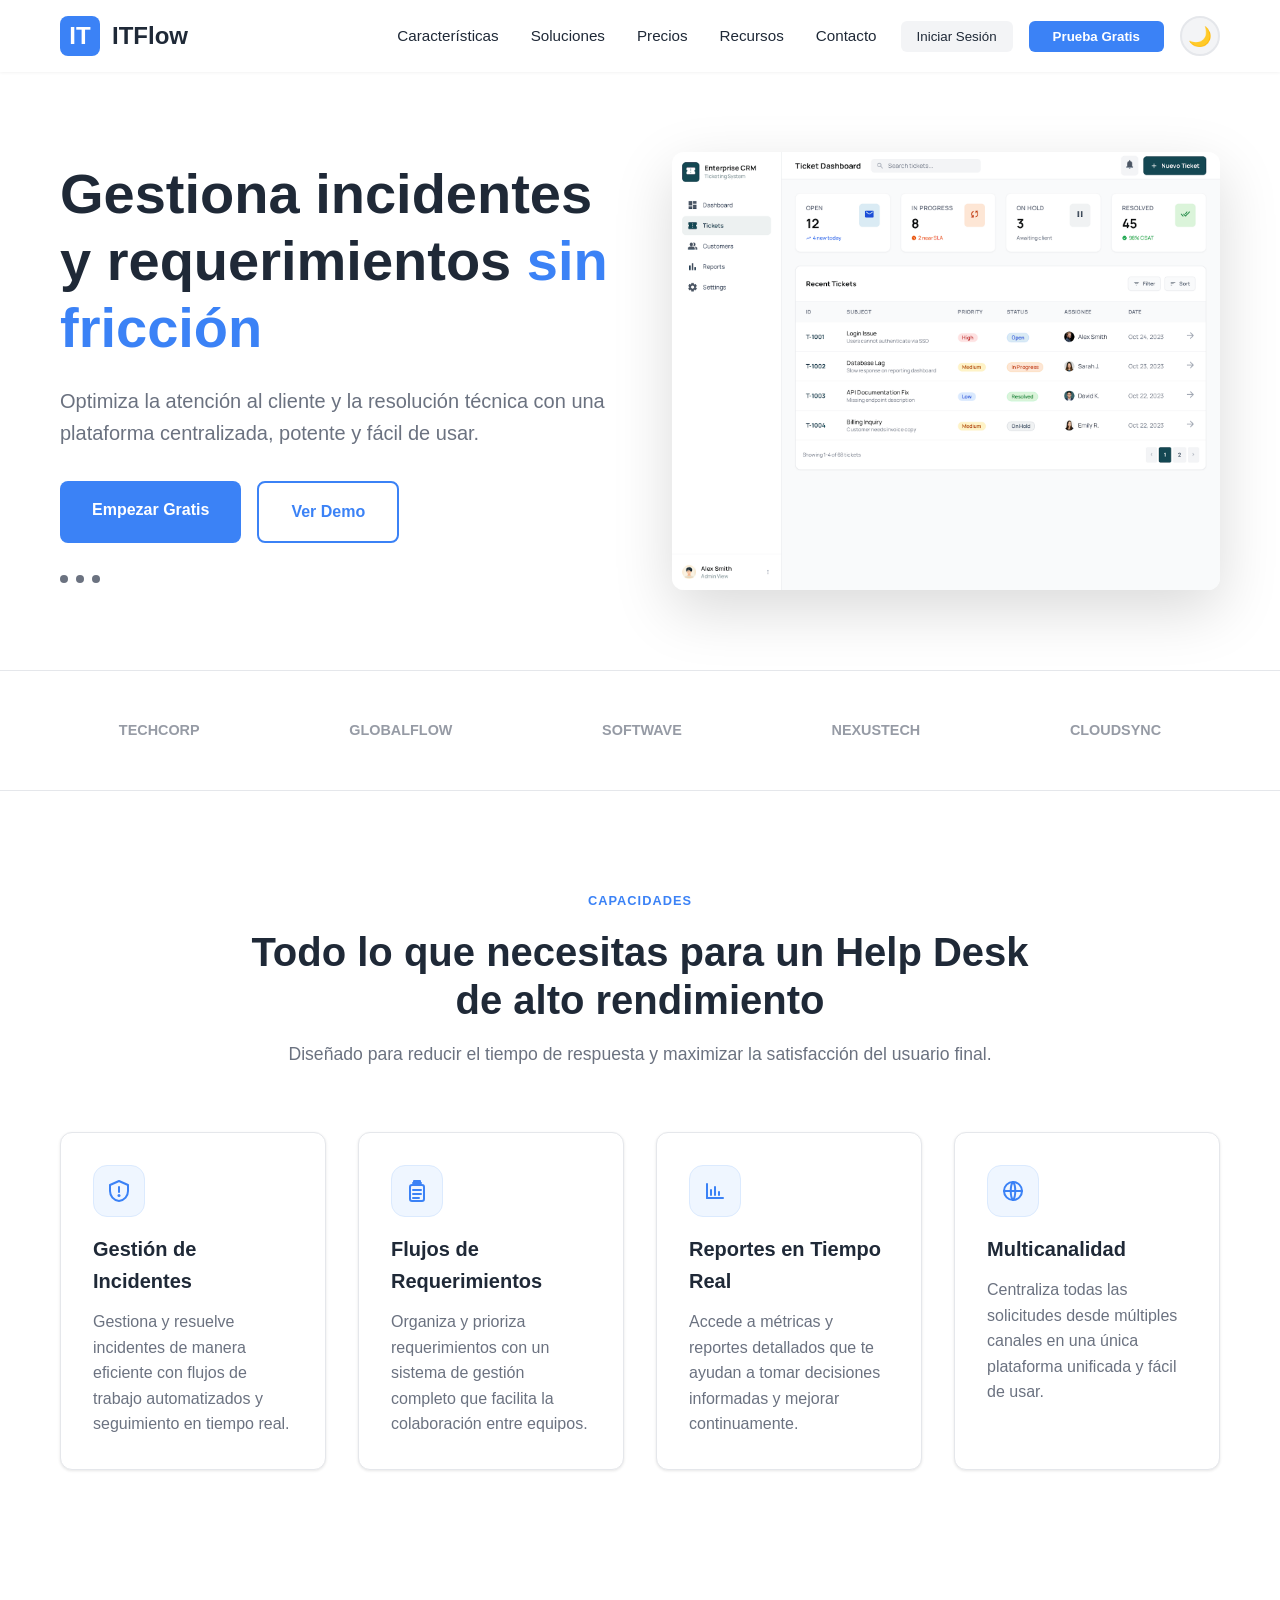
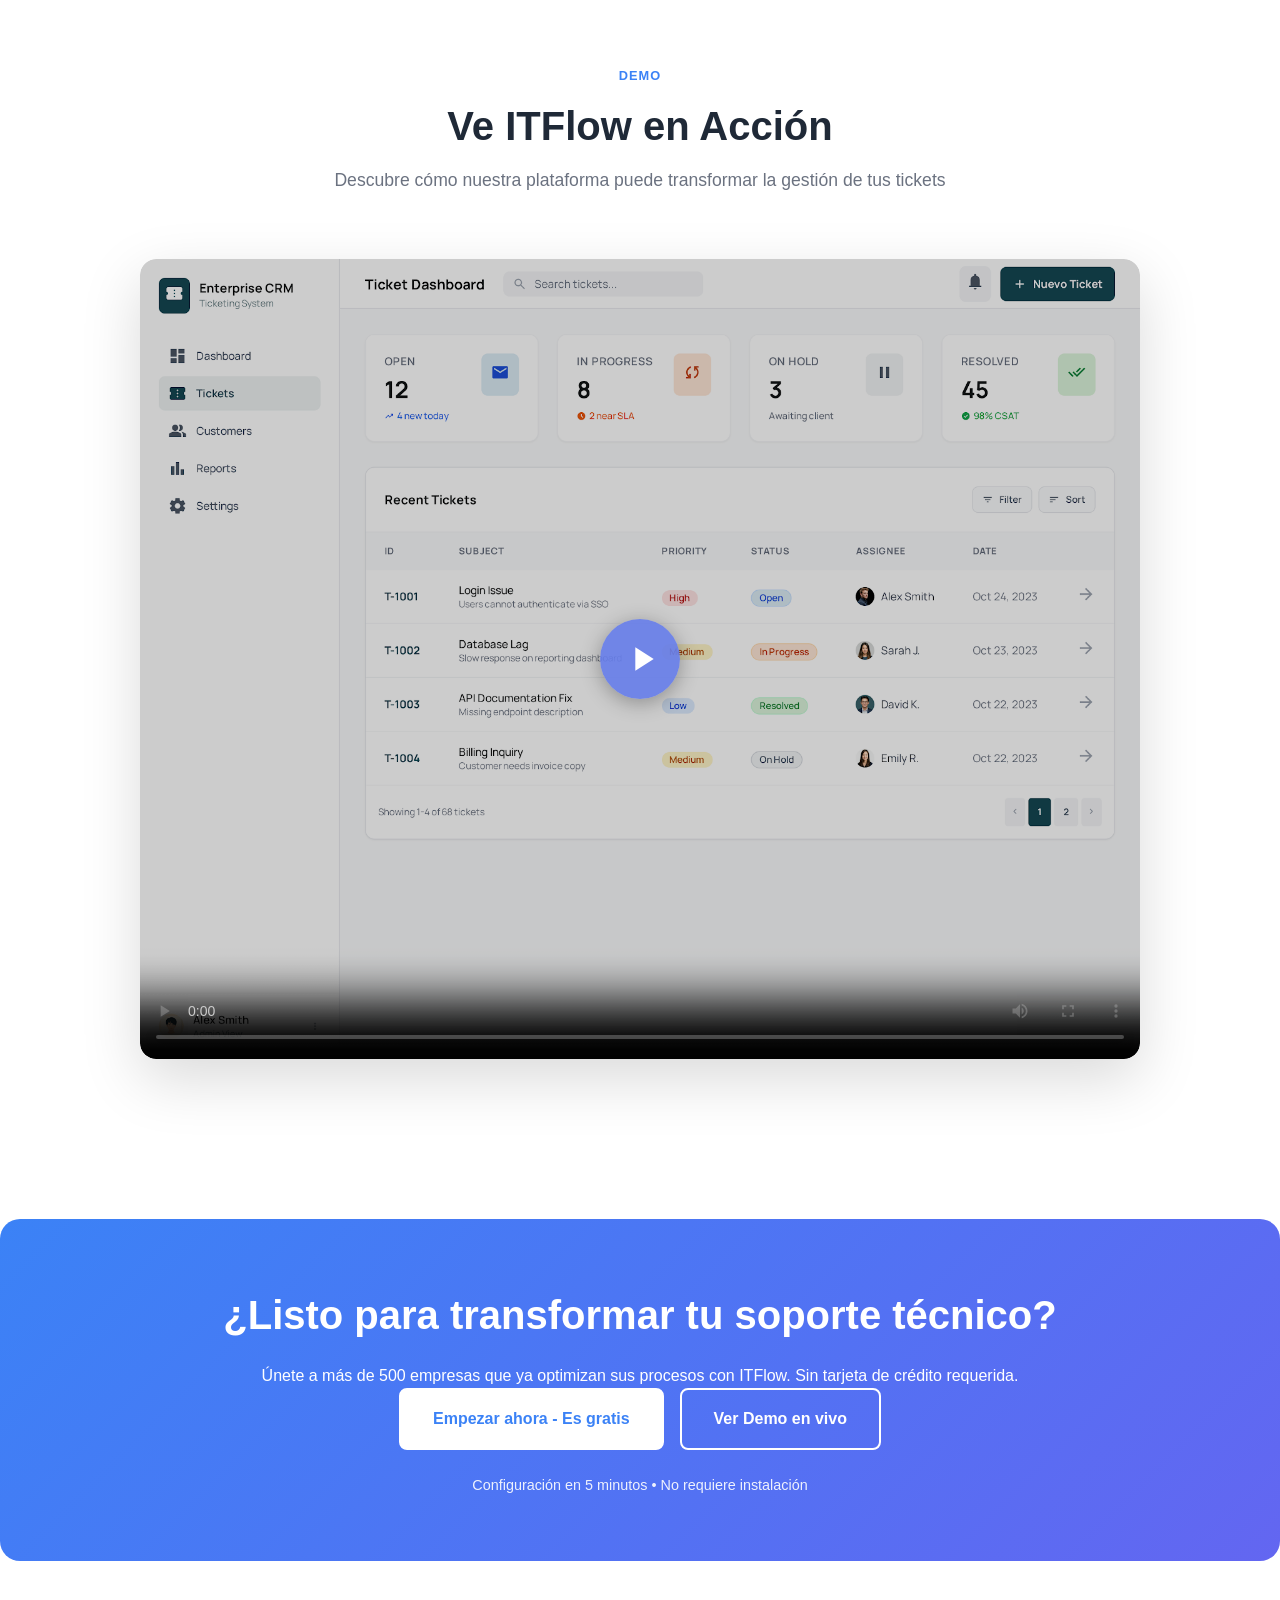
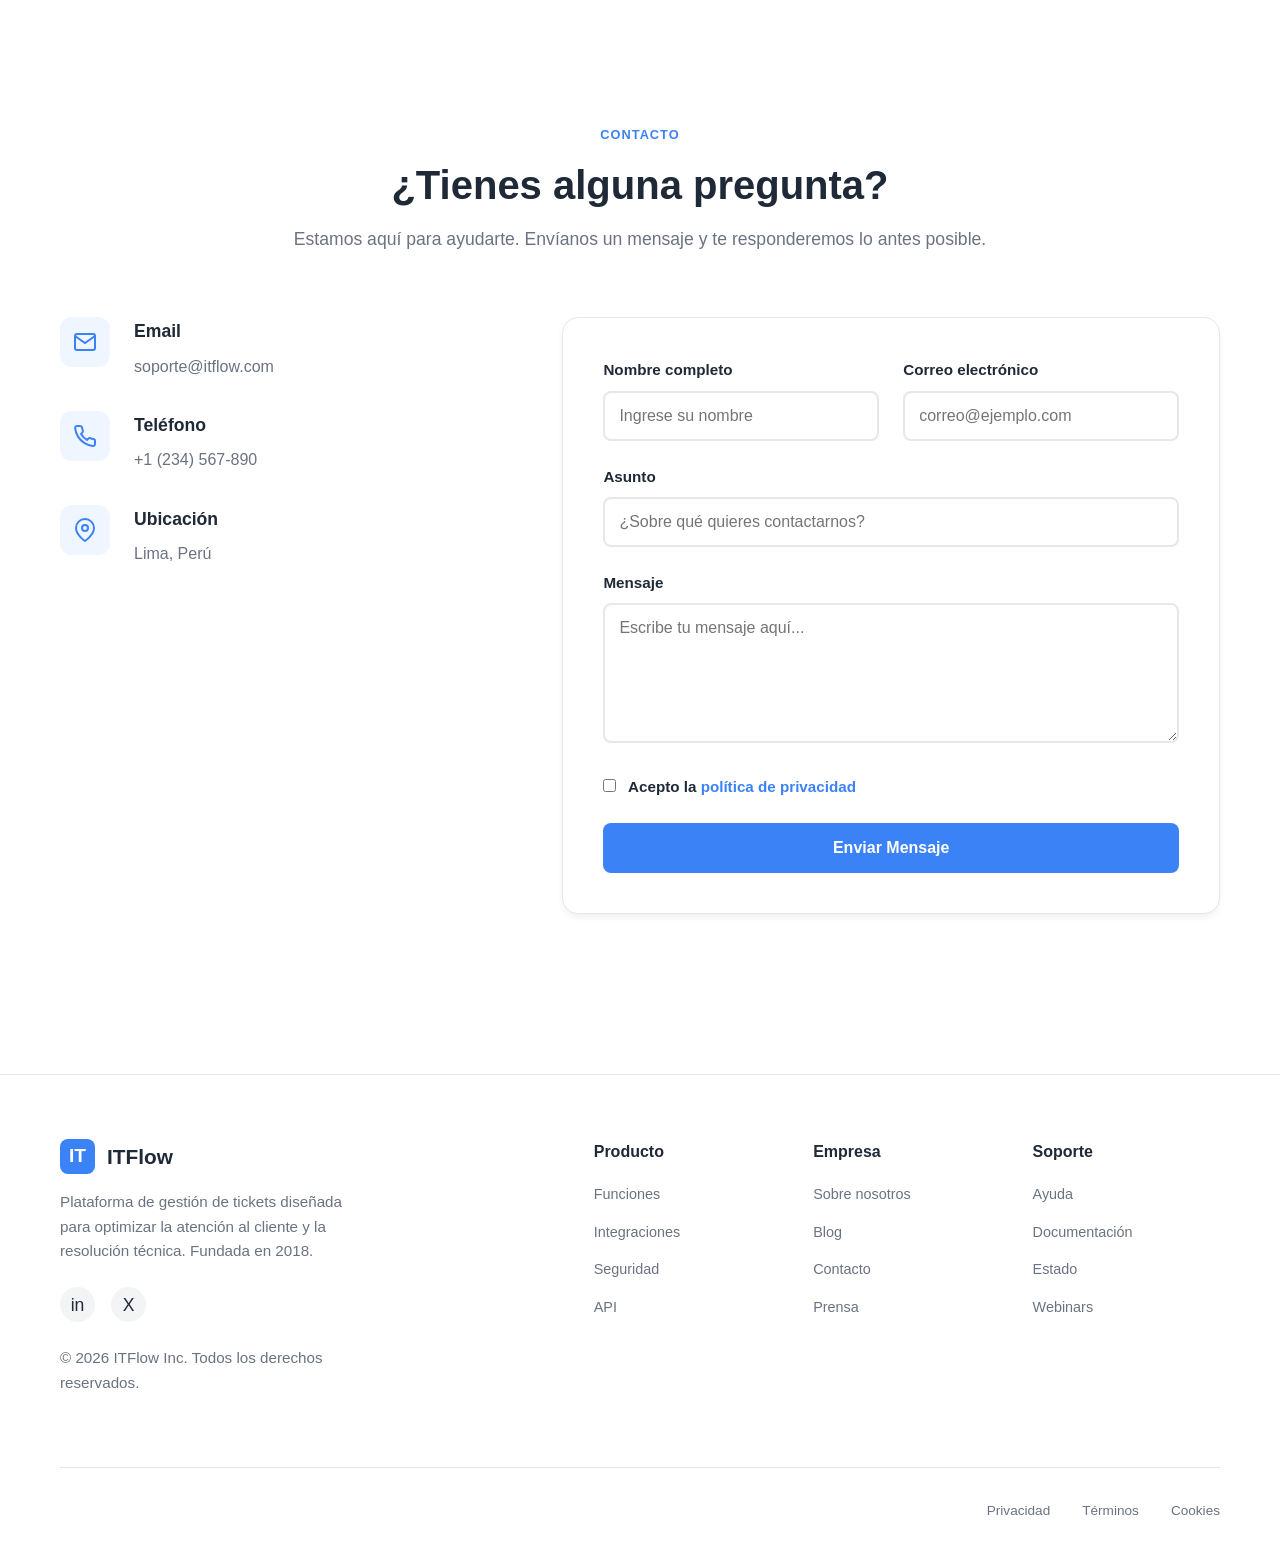
<file: index.html>
<!DOCTYPE html>
<html lang="es">
<head>
    <meta charset="UTF-8">
    <meta name="viewport" content="width=device-width, initial-scale=1.0">
    <meta name="description" content="ITFlow - Plataforma de gestión de tickets para incidentes y requerimientos. Optimiza tu soporte técnico con IA y automatización.">
    <meta name="keywords" content="tickets, incidentes, requerimientos, soporte técnico, help desk, itflow">
    <meta name="author" content="ITFlow">
    <title>ITFlow - Gestión de Tickets sin Fricción</title>
    <link rel="stylesheet" href="css/styles.css">
</head>
<body>
    <header>
        <div class="container">
            <div class="logo">
                <div class="logo-icon" aria-hidden="true">IT</div>
                <h1>ITFlow</h1>
            </div>
            <nav>
                <ul class="menu">
                    <li><a href="#capacidades">Características</a></li>
                    <li><a href="#soluciones">Soluciones</a></li>
                    <li><a href="paginas/precios.html">Precios</a></li>
                    <li><a href="#recursos">Recursos</a></li>
                    <li><a href="#contacto">Contacto</a></li>
                </ul>
                <div class="header-actions">
                    <button class="btn-login">Iniciar Sesión</button>
                    <button class="btn-trial">Prueba Gratis</button>
                    <button id="theme-toggle" class="theme-toggle" aria-label="Cambiar tema">
                        <span id="theme-icon">🌙</span>
                    </button>
                </div>
            </nav>
        </div>
    </header>

    <main>
        <section id="inicio" class="hero">
            <div class="container">
                <div class="hero-content">
                    <div class="hero-text">
                        <h1>Gestiona incidentes y requerimientos <span class="highlight">sin fricción</span></h1>
                        <p class="hero-description">Optimiza la atención al cliente y la resolución técnica con una plataforma centralizada, potente y fácil de usar.</p>
                        <div class="hero-buttons">
                            <a href="paginas/precios.html" class="btn-primary">Empezar Gratis</a>
                            <a href="#soluciones" class="btn-secondary">Ver Demo</a>
                        </div>
                        <div class="hero-testimonial">
                            <div class="testimonial-dots">
                                <span></span><span></span><span></span>
                            </div>
                            
                        </div>
                    </div>
                    <div class="hero-visual">
                        <img src="assets/img/screen.png" alt="Captura de pantalla de ITFlow">
                    </div>
                </div>
            </div>
        </section>

        <!-- Sección de logos de clientes -->
        <section class="clients-section">
            <div class="container">
                <div class="clients-logos">
                    <span>TECHCORP</span>
                    <span>GLOBALFLOW</span>
                    <span>SOFTWAVE</span>
                    <span>NEXUSTECH</span>
                    <span>CLOUDSYNC</span>
                </div>
            </div>
        </section>

        <!-- Sección de capacidades -->
        <section id="capacidades" class="capabilities-section">
            <div class="container">
                <div class="section-header">
                    <span class="section-label">CAPACIDADES</span>
                    <h2>Todo lo que necesitas para un Help Desk de alto rendimiento</h2>
                    <p class="section-subtitle">Diseñado para reducir el tiempo de respuesta y maximizar la satisfacción del usuario final.</p>
                </div>
                <div class="capabilities-grid">
                    <div class="capability-card">
                        <div class="capability-icon" aria-hidden="true">
                            <svg viewBox="0 0 24 24" role="img" focusable="false" aria-hidden="true">
                                <path d="M12 2l9 4v6c0 5-3.5 9.5-9 10-5.5-.5-9-5-9-10V6l9-4z" fill="none" stroke="currentColor" stroke-width="2" stroke-linejoin="round"></path>
                                <path d="M12 8v5" fill="none" stroke="currentColor" stroke-width="2" stroke-linecap="round"></path>
                                <path d="M12 16.5h.01" fill="none" stroke="currentColor" stroke-width="3" stroke-linecap="round"></path>
                            </svg>
                        </div>
                        <h3>Gestión de Incidentes</h3>
                        <p>Gestiona y resuelve incidentes de manera eficiente con flujos de trabajo automatizados y seguimiento en tiempo real.</p>
                    </div>
                    <div class="capability-card">
                        <div class="capability-icon" aria-hidden="true">
                            <svg viewBox="0 0 24 24" role="img" focusable="false" aria-hidden="true">
                                <path d="M8 4h8" fill="none" stroke="currentColor" stroke-width="2" stroke-linecap="round"></path>
                                <path d="M9 2h6v4H9V2z" fill="none" stroke="currentColor" stroke-width="2" stroke-linejoin="round"></path>
                                <path d="M7 6h10a2 2 0 0 1 2 2v12a2 2 0 0 1-2 2H7a2 2 0 0 1-2-2V8a2 2 0 0 1 2-2z" fill="none" stroke="currentColor" stroke-width="2" stroke-linejoin="round"></path>
                                <path d="M8 11h8M8 15h8M8 19h6" fill="none" stroke="currentColor" stroke-width="2" stroke-linecap="round"></path>
                            </svg>
                        </div>
                        <h3>Flujos de Requerimientos</h3>
                        <p>Organiza y prioriza requerimientos con un sistema de gestión completo que facilita la colaboración entre equipos.</p>
                    </div>
                    <div class="capability-card">
                        <div class="capability-icon" aria-hidden="true">
                            <svg viewBox="0 0 24 24" role="img" focusable="false" aria-hidden="true">
                                <path d="M4 19V5" fill="none" stroke="currentColor" stroke-width="2" stroke-linecap="round"></path>
                                <path d="M4 19h16" fill="none" stroke="currentColor" stroke-width="2" stroke-linecap="round"></path>
                                <path d="M8 16v-5M12 16V8M16 16v-3" fill="none" stroke="currentColor" stroke-width="2" stroke-linecap="round"></path>
                            </svg>
                        </div>
                        <h3>Reportes en Tiempo Real</h3>
                        <p>Accede a métricas y reportes detallados que te ayudan a tomar decisiones informadas y mejorar continuamente.</p>
                    </div>
                    <div class="capability-card">
                        <div class="capability-icon" aria-hidden="true">
                            <svg viewBox="0 0 24 24" role="img" focusable="false" aria-hidden="true">
                                <path d="M12 21a9 9 0 1 0 0-18 9 9 0 0 0 0 18z" fill="none" stroke="currentColor" stroke-width="2"></path>
                                <path d="M3 12h18" fill="none" stroke="currentColor" stroke-width="2" stroke-linecap="round"></path>
                                <path d="M12 3c3 3 3 15 0 18" fill="none" stroke="currentColor" stroke-width="2" stroke-linecap="round"></path>
                                <path d="M12 3c-3 3-3 15 0 18" fill="none" stroke="currentColor" stroke-width="2" stroke-linecap="round"></path>
                            </svg>
                        </div>
                        <h3>Multicanalidad</h3>
                        <p>Centraliza todas las solicitudes desde múltiples canales en una única plataforma unificada y fácil de usar.</p>
                    </div>
                </div>
            </div>
        </section>

        <!-- Sección de Video Demo -->
        <section id="demo" class="video-section">
            <div class="container">
                <div class="section-header">
                    <span class="section-label">DEMO</span>
                    <h2>Ve ITFlow en Acción</h2>
                    <p class="section-subtitle">Descubre cómo nuestra plataforma puede transformar la gestión de tus tickets</p>
                </div>
                <div class="video-container">
                    <video 
                        id="demo-video" 
                        class="demo-video" 
                        controls 
                        poster="assets/img/screen.png"
                        preload="metadata"
                        aria-label="Video demostrativo de ITFlow">
                        <source src="assets/videos/video_tickets.mp4" type="video/mp4">
                        Tu navegador no soporta la reproducción de videos. Por favor, actualiza tu navegador.
                    </video>
                    <div class="video-overlay" id="video-overlay">
                        <button class="play-button" id="play-button" aria-label="Reproducir video">
                            <svg viewBox="0 0 24 24" fill="currentColor">
                                <path d="M8 5v14l11-7z"/>
                            </svg>
                        </button>
                    </div>
                </div>
            </div>
        </section>

        <!-- Banner CTA -->
        <section class="cta-banner">
            <div class="container">
                <h2>¿Listo para transformar tu soporte técnico?</h2>
                <p>Únete a más de 500 empresas que ya optimizan sus procesos con ITFlow. Sin tarjeta de crédito requerida.</p>
                <div class="cta-buttons">
                    <a href="paginas/precios.html" class="btn-cta-primary">Empezar ahora - Es gratis</a>
                    <a href="#soluciones" class="btn-cta-secondary">Ver Demo en vivo</a>
                </div>
                <p class="cta-note">Configuración en 5 minutos • No requiere instalación</p>
            </div>
        </section>

        <!-- Sección de Contacto -->
        <section id="contacto" class="contact-section">
            <div class="container">
                <div class="section-header">
                    <span class="section-label">CONTACTO</span>
                    <h2>¿Tienes alguna pregunta?</h2>
                    <p class="section-subtitle">Estamos aquí para ayudarte. Envíanos un mensaje y te responderemos lo antes posible.</p>
                </div>
                <div class="contact-content">
                    <div class="contact-info">
                        <div class="info-item">
                            <div class="info-icon">
                                <svg viewBox="0 0 24 24" fill="none" stroke="currentColor" stroke-width="2">
                                    <path d="M4 4h16c1.1 0 2 .9 2 2v12c0 1.1-.9 2-2 2H4c-1.1 0-2-.9-2-2V6c0-1.1.9-2 2-2z"></path>
                                    <polyline points="22,6 12,13 2,6"></polyline>
                                </svg>
                            </div>
                            <div>
                                <h3>Email</h3>
                                <p>soporte@itflow.com</p>
                            </div>
                        </div>
                        <div class="info-item">
                            <div class="info-icon">
                                <svg viewBox="0 0 24 24" fill="none" stroke="currentColor" stroke-width="2">
                                    <path d="M22 16.92v3a2 2 0 0 1-2.18 2 19.79 19.79 0 0 1-8.63-3.07 19.5 19.5 0 0 1-6-6 19.79 19.79 0 0 1-3.07-8.67A2 2 0 0 1 4.11 2h3a2 2 0 0 1 2 1.72 12.84 12.84 0 0 0 .7 2.81 2 2 0 0 1-.45 2.11L8.09 9.91a16 16 0 0 0 6 6l1.27-1.27a2 2 0 0 1 2.11-.45 12.84 12.84 0 0 0 2.81.7A2 2 0 0 1 22 16.92z"></path>
                                </svg>
                            </div>
                            <div>
                                <h3>Teléfono</h3>
                                <p>+1 (234) 567-890</p>
                            </div>
                        </div>
                        <div class="info-item">
                            <div class="info-icon">
                                <svg viewBox="0 0 24 24" fill="none" stroke="currentColor" stroke-width="2">
                                    <path d="M21 10c0 7-9 13-9 13s-9-6-9-13a9 9 0 0 1 18 0z"></path>
                                    <circle cx="12" cy="10" r="3"></circle>
                                </svg>
                            </div>
                            <div>
                                <h3>Ubicación</h3>
                                <p>Lima, Perú</p>
                            </div>
                        </div>
                    </div>
                    <form class="contact-form" action="#" method="POST">
                        <div class="form-row">
                            <div class="form-group">
                                <label for="nombre">Nombre completo</label>
                                <input type="text" id="nombre" name="nombre" placeholder="Ingrese su nombre" required>
                            </div>
                            <div class="form-group">
                                <label for="email-contacto">Correo electrónico</label>
                                <input type="email" id="email-contacto" name="email-contacto" placeholder="correo@ejemplo.com" required>
                            </div>
                        </div>
                        <div class="form-group">
                            <label for="asunto">Asunto</label>
                            <input type="text" id="asunto" name="asunto" placeholder="¿Sobre qué quieres contactarnos?" required>
                        </div>
                        <div class="form-group">
                            <label for="mensaje">Mensaje</label>
                            <textarea id="mensaje" name="mensaje" rows="6" placeholder="Escribe tu mensaje aquí..." required></textarea>
                        </div>
                        <div class="form-group">
                            <label>
                                <input type="checkbox" name="privacidad" required>
                                Acepto la <a href="#">política de privacidad</a>
                            </label>
                        </div>
                        <button type="submit" class="btn-submit-contact">Enviar Mensaje</button>
                    </form>
                </div>
            </div>
        </section>

    </main>

    <!-- Pie de página -->
    <footer>
        <div class="container">
            <div class="footer-content">
                <div class="footer-brand">
                    <div class="footer-logo">
                        <div class="logo-icon" aria-hidden="true">IT</div>
                        <h3>ITFlow</h3>
                    </div>
                    <p>Plataforma de gestión de tickets diseñada para optimizar la atención al cliente y la resolución técnica. Fundada en 2018.</p>
                    <div class="footer-social">
                        <span aria-hidden="true">in</span>
                        <span aria-hidden="true">X</span>
                    </div>
                    <p class="footer-copyright">&copy; <span id="current-year">2024</span> ITFlow Inc. Todos los derechos reservados.</p>
                </div>
                <div class="footer-links">
                    <div class="footer-column">
                        <h4>Producto</h4>
                        <ul>
                            <li><a href="#capacidades">Funciones</a></li>
                            <li><a href="#soluciones">Integraciones</a></li>
                            <li><a href="#precios">Seguridad</a></li>
                            <li><a href="#recursos">API</a></li>
                        </ul>
                    </div>
                    <div class="footer-column">
                        <h4>Empresa</h4>
                        <ul>
                            <li><a href="#inicio">Sobre nosotros</a></li>
                            <li><a href="#soluciones">Blog</a></li>
                            <li><a href="#precios">Contacto</a></li>
                            <li><a href="#recursos">Prensa</a></li>
                        </ul>
                    </div>
                    <div class="footer-column">
                        <h4>Soporte</h4>
                        <ul>
                            <li><a href="#inicio">Ayuda</a></li>
                            <li><a href="#soluciones">Documentación</a></li>
                            <li><a href="#recursos">Estado</a></li>
                            <li><a href="#soluciones">Webinars</a></li>
                        </ul>
                    </div>
                </div>
            </div>
            <div class="footer-bottom">
                <a href="#">Privacidad</a>
                <a href="#">Términos</a>
                <a href="#">Cookies</a>
            </div>
        </div>
    </footer>
    
    <!-- Botón para volver al inicio -->
    <button id="scroll-to-top" class="scroll-to-top" aria-label="Volver al inicio">
        <span>↑</span>
    </button>
    
    <script src="js/theme.js"></script>
</body>
</html>
</file>
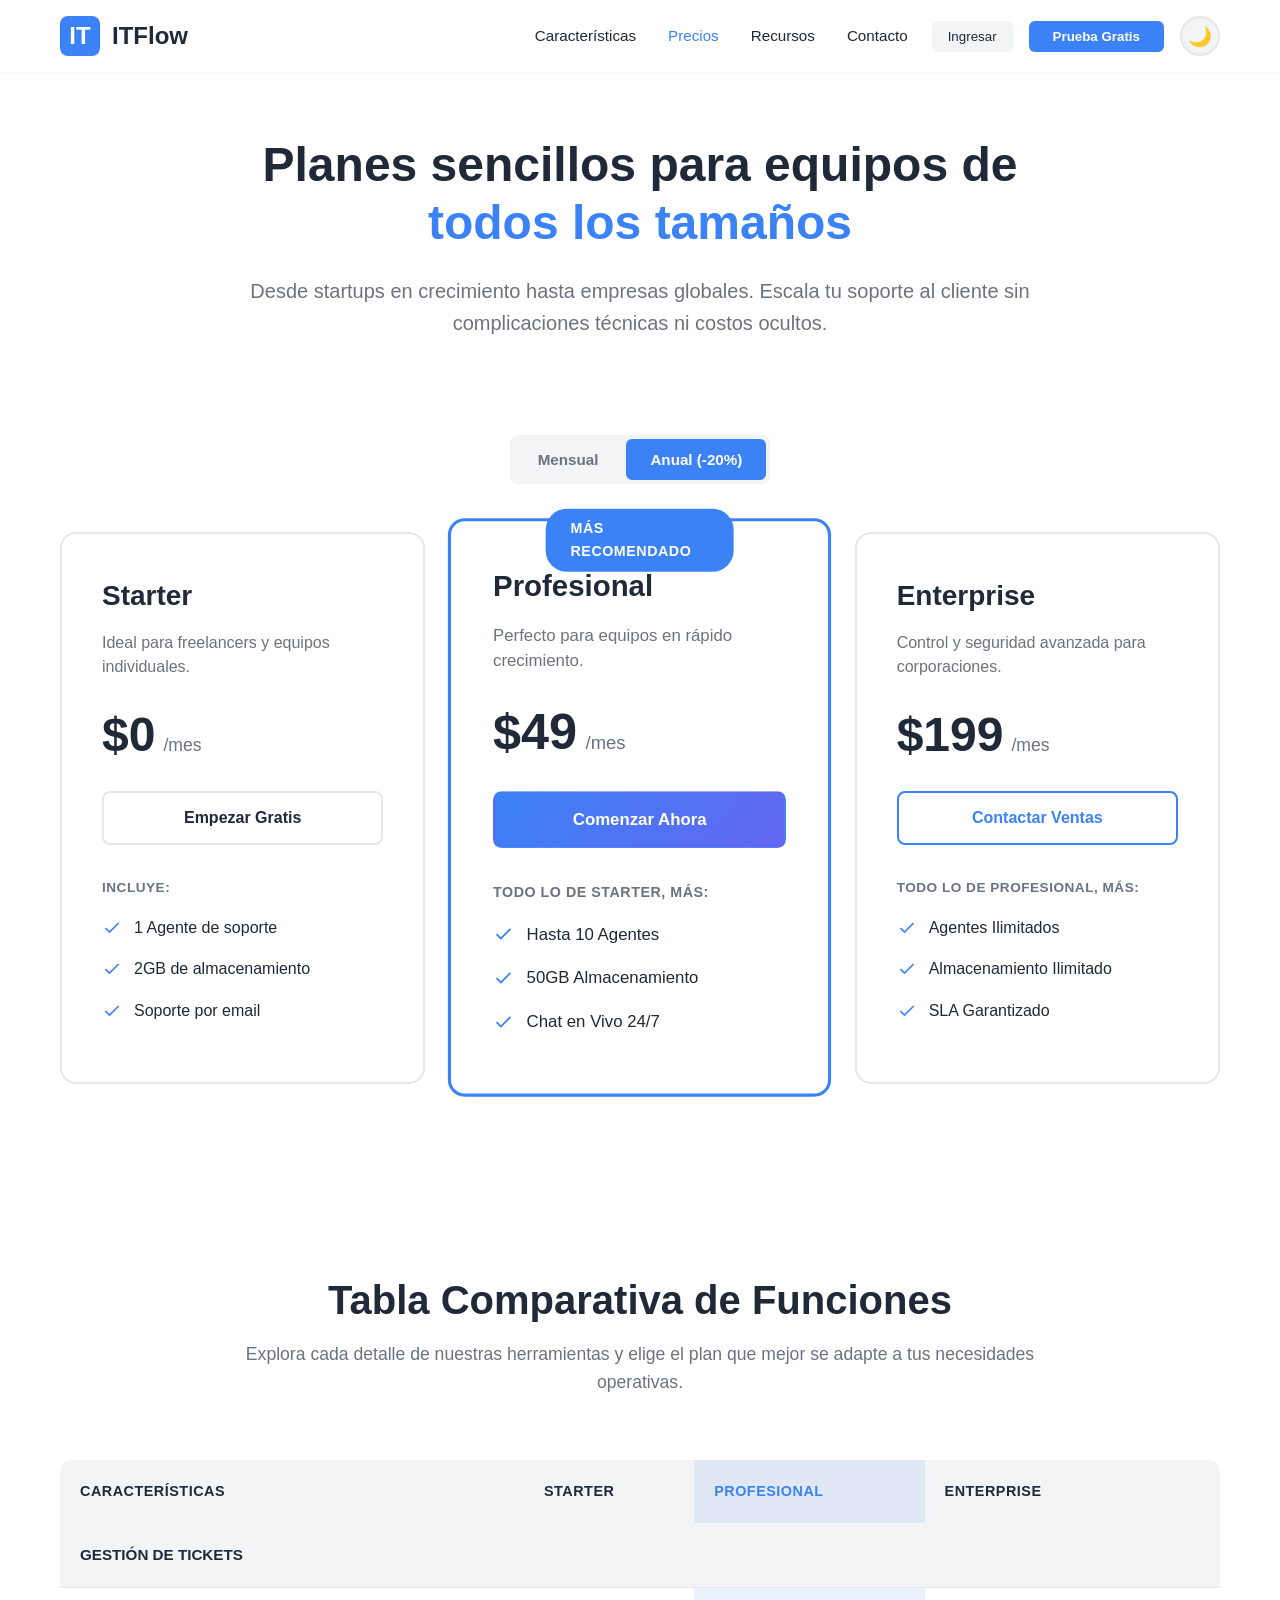
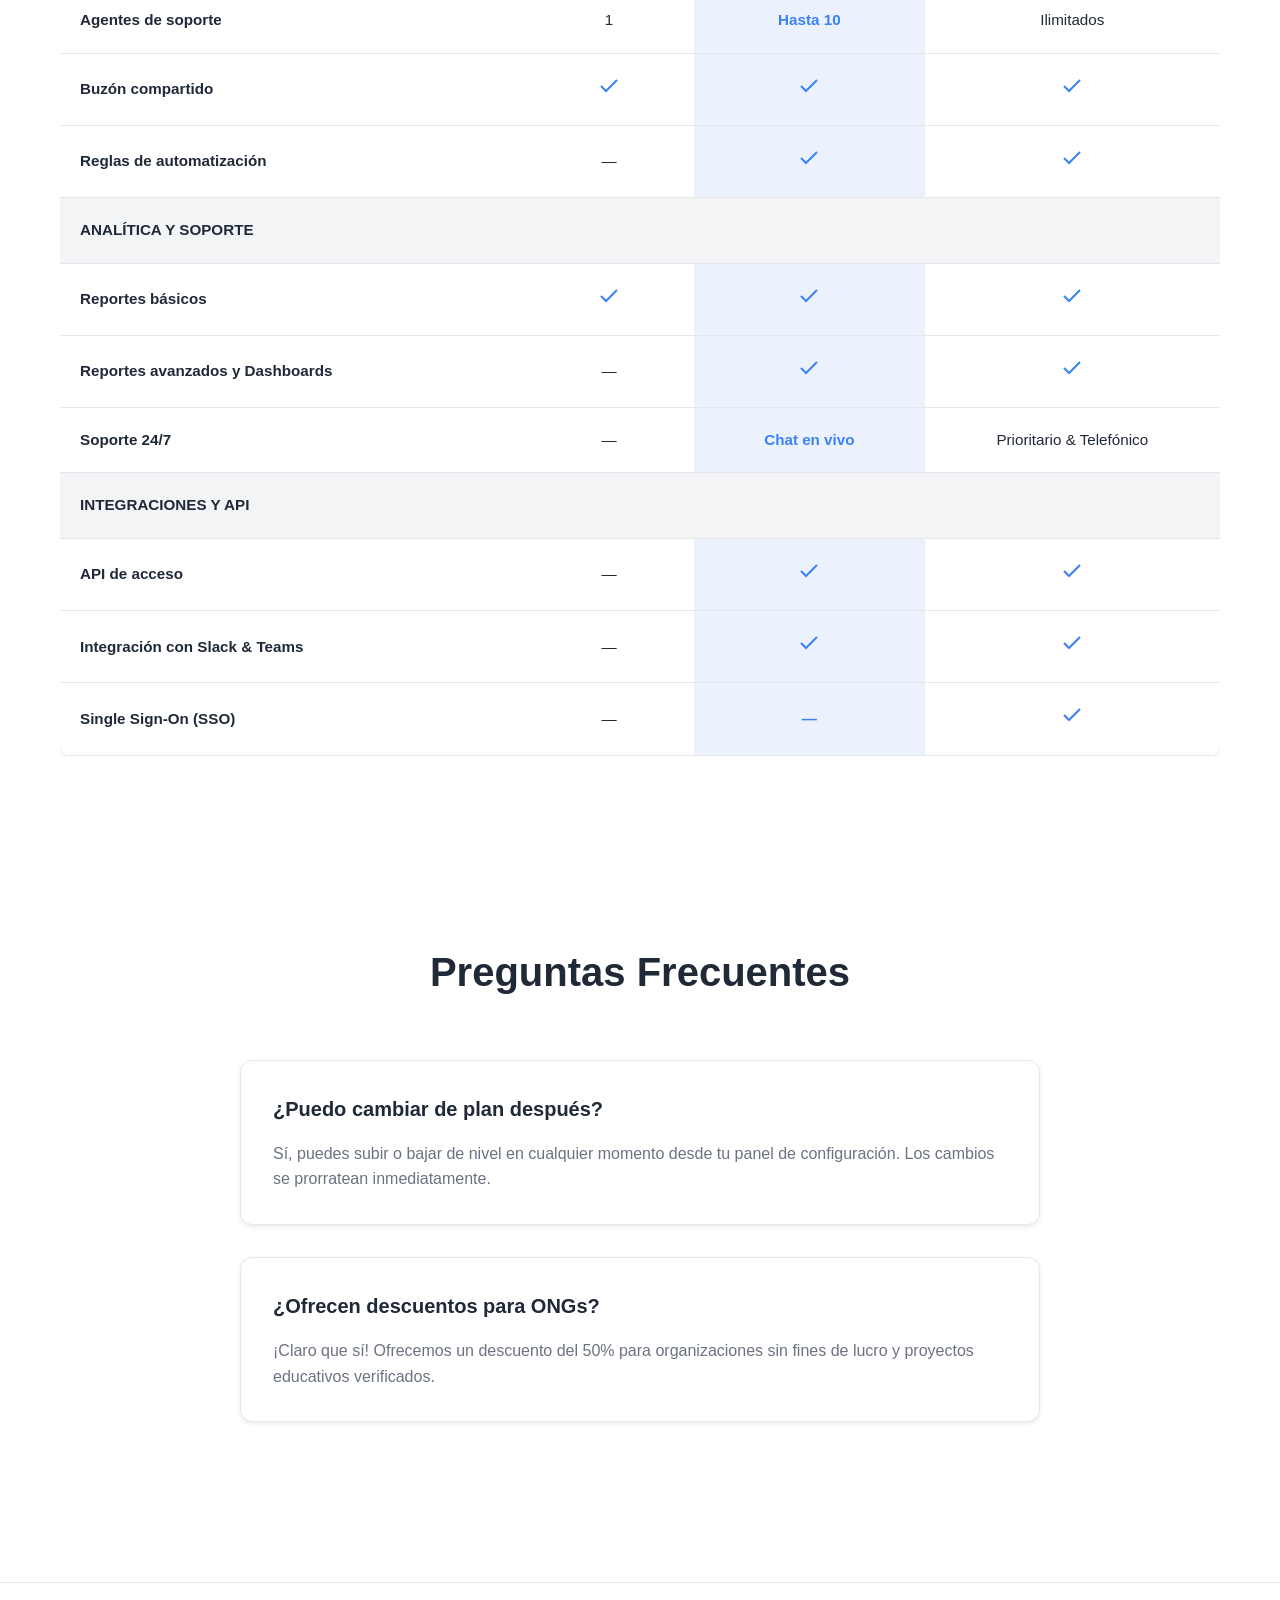
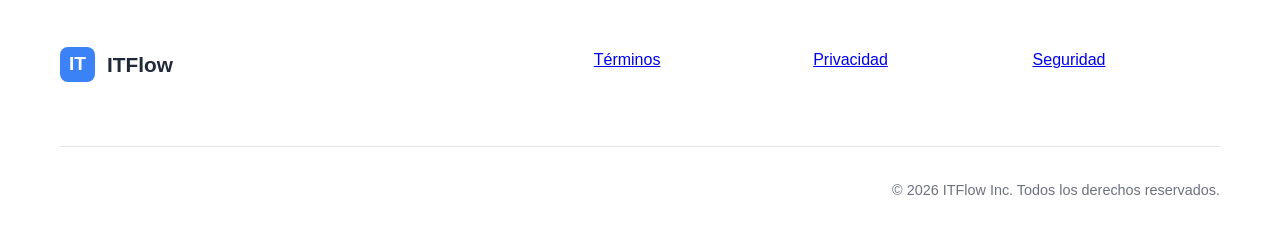
<file: precios.html>
<!DOCTYPE html>
<html lang="es">
<head>
    <meta charset="UTF-8">
    <meta name="viewport" content="width=device-width, initial-scale=1.0">
    <meta name="description" content="ITFlow - Planes de precios sencillos para equipos de todos los tamaños. Desde startups hasta empresas globales.">
    <meta name="keywords" content="precios, planes, pricing, help desk, tickets, soporte técnico">
    <meta name="author" content="ITFlow">
    <title>Precios - ITFlow</title>
    <link rel="stylesheet" href="styles.css">
</head>
<body>
    <header>
        <div class="container">
            <div class="logo">
                <a href="index.html" style="display: flex; align-items: center; gap: 0.75rem; text-decoration: none; color: inherit;">
                    <div class="logo-icon" aria-hidden="true">IT</div>
                    <h1>ITFlow</h1>
                </a>
            </div>
            <nav>
                <ul class="menu">
                    <li><a href="index.html#capacidades">Características</a></li>
                    <li><a href="precios.html" class="active">Precios</a></li>
                    <li><a href="index.html#recursos">Recursos</a></li>
                    <li><a href="index.html#contacto">Contacto</a></li>
                </ul>
                <div class="header-actions">
                    <button class="btn-login">Ingresar</button>
                    <button class="btn-trial">Prueba Gratis</button>
                    <button id="theme-toggle" class="theme-toggle" aria-label="Cambiar tema">
                        <span id="theme-icon">🌙</span>
                    </button>
                </div>
            </nav>
        </div>
    </header>

    <main>
        <!-- Sección de Título Principal -->
        <section class="pricing-hero">
            <div class="container">
                <div class="pricing-hero-content">
                    <h1>Planes sencillos para equipos de <span class="highlight">todos los tamaños</span></h1>
                    <p class="pricing-subtitle">Desde startups en crecimiento hasta empresas globales. Escala tu soporte al cliente sin complicaciones técnicas ni costos ocultos.</p>
                </div>
            </div>
        </section>

        <!-- Sección de Planes de Precios -->
        <section class="pricing-plans-section">
            <div class="container">
                <!-- Toggle Mensual/Anual -->
                <div class="pricing-toggle-container">
                    <div class="pricing-toggle">
                        <button class="toggle-btn" id="toggle-monthly">Mensual</button>
                        <button class="toggle-btn active" id="toggle-annual">Anual (-20%)</button>
                    </div>
                </div>

                <!-- Cards de Planes -->
                <div class="pricing-cards">
                    <!-- Plan Starter -->
                    <div class="pricing-card">
                        <div class="plan-header">
                            <h3>Starter</h3>
                            <p class="plan-description">Ideal para freelancers y equipos individuales.</p>
                        </div>
                        <div class="plan-price">
                            <span class="price-amount" data-monthly="$0" data-annual="$0">$0</span>
                            <span class="price-period">/mes</span>
                        </div>
                        <button class="plan-button plan-button-secondary">Empezar Gratis</button>
                        <div class="plan-features">
                            <p class="features-label">INCLUYE:</p>
                            <ul class="features-list">
                                <li>
                                    <svg class="check-icon" viewBox="0 0 24 24" fill="none" stroke="currentColor" stroke-width="2">
                                        <polyline points="20 6 9 17 4 12"></polyline>
                                    </svg>
                                    <span>1 Agente de soporte</span>
                                </li>
                                <li>
                                    <svg class="check-icon" viewBox="0 0 24 24" fill="none" stroke="currentColor" stroke-width="2">
                                        <polyline points="20 6 9 17 4 12"></polyline>
                                    </svg>
                                    <span>2GB de almacenamiento</span>
                                </li>
                                <li>
                                    <svg class="check-icon" viewBox="0 0 24 24" fill="none" stroke="currentColor" stroke-width="2">
                                        <polyline points="20 6 9 17 4 12"></polyline>
                                    </svg>
                                    <span>Soporte por email</span>
                                </li>
                            </ul>
                        </div>
                    </div>

                    <!-- Plan Profesional -->
                    <div class="pricing-card pricing-card-featured">
                        <div class="plan-badge">MÁS RECOMENDADO</div>
                        <div class="plan-header">
                            <h3>Profesional</h3>
                            <p class="plan-description">Perfecto para equipos en rápido crecimiento.</p>
                        </div>
                        <div class="plan-price">
                            <span class="price-amount" data-monthly="$49" data-annual="$39">$49</span>
                            <span class="price-period">/mes</span>
                        </div>
                        <button class="plan-button plan-button-primary">Comenzar Ahora</button>
                        <div class="plan-features">
                            <p class="features-label">TODO LO DE STARTER, MÁS:</p>
                            <ul class="features-list">
                                <li>
                                    <svg class="check-icon" viewBox="0 0 24 24" fill="none" stroke="currentColor" stroke-width="2">
                                        <polyline points="20 6 9 17 4 12"></polyline>
                                    </svg>
                                    <span>Hasta 10 Agentes</span>
                                </li>
                                <li>
                                    <svg class="check-icon" viewBox="0 0 24 24" fill="none" stroke="currentColor" stroke-width="2">
                                        <polyline points="20 6 9 17 4 12"></polyline>
                                    </svg>
                                    <span>50GB Almacenamiento</span>
                                </li>
                                <li>
                                    <svg class="check-icon" viewBox="0 0 24 24" fill="none" stroke="currentColor" stroke-width="2">
                                        <polyline points="20 6 9 17 4 12"></polyline>
                                    </svg>
                                    <span>Chat en Vivo 24/7</span>
                                </li>
                            </ul>
                        </div>
                    </div>

                    <!-- Plan Enterprise -->
                    <div class="pricing-card">
                        <div class="plan-header">
                            <h3>Enterprise</h3>
                            <p class="plan-description">Control y seguridad avanzada para corporaciones.</p>
                        </div>
                        <div class="plan-price">
                            <span class="price-amount" data-monthly="$199" data-annual="$159">$199</span>
                            <span class="price-period">/mes</span>
                        </div>
                        <button class="plan-button plan-button-outline">Contactar Ventas</button>
                        <div class="plan-features">
                            <p class="features-label">TODO LO DE PROFESIONAL, MÁS:</p>
                            <ul class="features-list">
                                <li>
                                    <svg class="check-icon" viewBox="0 0 24 24" fill="none" stroke="currentColor" stroke-width="2">
                                        <polyline points="20 6 9 17 4 12"></polyline>
                                    </svg>
                                    <span>Agentes Ilimitados</span>
                                </li>
                                <li>
                                    <svg class="check-icon" viewBox="0 0 24 24" fill="none" stroke="currentColor" stroke-width="2">
                                        <polyline points="20 6 9 17 4 12"></polyline>
                                    </svg>
                                    <span>Almacenamiento Ilimitado</span>
                                </li>
                                <li>
                                    <svg class="check-icon" viewBox="0 0 24 24" fill="none" stroke="currentColor" stroke-width="2">
                                        <polyline points="20 6 9 17 4 12"></polyline>
                                    </svg>
                                    <span>SLA Garantizado</span>
                                </li>
                            </ul>
                        </div>
                    </div>
                </div>
            </div>
        </section>

        <!-- Tabla Comparativa de Funciones -->
        <section class="comparison-section">
            <div class="container">
                <div class="section-header">
                    <h2>Tabla Comparativa de Funciones</h2>
                    <p class="section-subtitle">Explora cada detalle de nuestras herramientas y elige el plan que mejor se adapte a tus necesidades operativas.</p>
                </div>
                <div class="comparison-table-container">
                    <table class="comparison-table">
                        <thead>
                            <tr>
                                <th>CARACTERÍSTICAS</th>
                                <th>Starter</th>
                                <th class="highlight-column">Profesional</th>
                                <th>Enterprise</th>
                            </tr>
                        </thead>
                        <tbody>
                            <tr class="category-row">
                                <td colspan="4"><strong>GESTIÓN DE TICKETS</strong></td>
                            </tr>
                            <tr>
                                <td>Agentes de soporte</td>
                                <td>1</td>
                                <td class="highlight-column">Hasta 10</td>
                                <td>Ilimitados</td>
                            </tr>
                            <tr>
                                <td>Buzón compartido</td>
                                <td>
                                    <svg class="check-icon" viewBox="0 0 24 24" fill="none" stroke="currentColor" stroke-width="2">
                                        <polyline points="20 6 9 17 4 12"></polyline>
                                    </svg>
                                </td>
                                <td class="highlight-column">
                                    <svg class="check-icon" viewBox="0 0 24 24" fill="none" stroke="currentColor" stroke-width="2">
                                        <polyline points="20 6 9 17 4 12"></polyline>
                                    </svg>
                                </td>
                                <td>
                                    <svg class="check-icon" viewBox="0 0 24 24" fill="none" stroke="currentColor" stroke-width="2">
                                        <polyline points="20 6 9 17 4 12"></polyline>
                                    </svg>
                                </td>
                            </tr>
                            <tr>
                                <td>Reglas de automatización</td>
                                <td>—</td>
                                <td class="highlight-column">
                                    <svg class="check-icon" viewBox="0 0 24 24" fill="none" stroke="currentColor" stroke-width="2">
                                        <polyline points="20 6 9 17 4 12"></polyline>
                                    </svg>
                                </td>
                                <td>
                                    <svg class="check-icon" viewBox="0 0 24 24" fill="none" stroke="currentColor" stroke-width="2">
                                        <polyline points="20 6 9 17 4 12"></polyline>
                                    </svg>
                                </td>
                            </tr>
                            <tr class="category-row">
                                <td colspan="4"><strong>ANALÍTICA Y SOPORTE</strong></td>
                            </tr>
                            <tr>
                                <td>Reportes básicos</td>
                                <td>
                                    <svg class="check-icon" viewBox="0 0 24 24" fill="none" stroke="currentColor" stroke-width="2">
                                        <polyline points="20 6 9 17 4 12"></polyline>
                                    </svg>
                                </td>
                                <td class="highlight-column">
                                    <svg class="check-icon" viewBox="0 0 24 24" fill="none" stroke="currentColor" stroke-width="2">
                                        <polyline points="20 6 9 17 4 12"></polyline>
                                    </svg>
                                </td>
                                <td>
                                    <svg class="check-icon" viewBox="0 0 24 24" fill="none" stroke="currentColor" stroke-width="2">
                                        <polyline points="20 6 9 17 4 12"></polyline>
                                    </svg>
                                </td>
                            </tr>
                            <tr>
                                <td>Reportes avanzados y Dashboards</td>
                                <td>—</td>
                                <td class="highlight-column">
                                    <svg class="check-icon" viewBox="0 0 24 24" fill="none" stroke="currentColor" stroke-width="2">
                                        <polyline points="20 6 9 17 4 12"></polyline>
                                    </svg>
                                </td>
                                <td>
                                    <svg class="check-icon" viewBox="0 0 24 24" fill="none" stroke="currentColor" stroke-width="2">
                                        <polyline points="20 6 9 17 4 12"></polyline>
                                    </svg>
                                </td>
                            </tr>
                            <tr>
                                <td>Soporte 24/7</td>
                                <td>—</td>
                                <td class="highlight-column">Chat en vivo</td>
                                <td>Prioritario & Telefónico</td>
                            </tr>
                            <tr class="category-row">
                                <td colspan="4"><strong>INTEGRACIONES Y API</strong></td>
                            </tr>
                            <tr>
                                <td>API de acceso</td>
                                <td>—</td>
                                <td class="highlight-column">
                                    <svg class="check-icon" viewBox="0 0 24 24" fill="none" stroke="currentColor" stroke-width="2">
                                        <polyline points="20 6 9 17 4 12"></polyline>
                                    </svg>
                                </td>
                                <td>
                                    <svg class="check-icon" viewBox="0 0 24 24" fill="none" stroke="currentColor" stroke-width="2">
                                        <polyline points="20 6 9 17 4 12"></polyline>
                                    </svg>
                                </td>
                            </tr>
                            <tr>
                                <td>Integración con Slack & Teams</td>
                                <td>—</td>
                                <td class="highlight-column">
                                    <svg class="check-icon" viewBox="0 0 24 24" fill="none" stroke="currentColor" stroke-width="2">
                                        <polyline points="20 6 9 17 4 12"></polyline>
                                    </svg>
                                </td>
                                <td>
                                    <svg class="check-icon" viewBox="0 0 24 24" fill="none" stroke="currentColor" stroke-width="2">
                                        <polyline points="20 6 9 17 4 12"></polyline>
                                    </svg>
                                </td>
                            </tr>
                            <tr>
                                <td>Single Sign-On (SSO)</td>
                                <td>—</td>
                                <td class="highlight-column">—</td>
                                <td>
                                    <svg class="check-icon" viewBox="0 0 24 24" fill="none" stroke="currentColor" stroke-width="2">
                                        <polyline points="20 6 9 17 4 12"></polyline>
                                    </svg>
                                </td>
                            </tr>
                        </tbody>
                    </table>
                </div>
            </div>
        </section>

        <!-- Sección de Preguntas Frecuentes -->
        <section class="faq-section">
            <div class="container">
                <div class="section-header">
                    <h2>Preguntas Frecuentes</h2>
                </div>
                <div class="faq-container">
                    <div class="faq-item">
                        <h3>¿Puedo cambiar de plan después?</h3>
                        <p>Sí, puedes subir o bajar de nivel en cualquier momento desde tu panel de configuración. Los cambios se prorratean inmediatamente.</p>
                    </div>
                    <div class="faq-item">
                        <h3>¿Ofrecen descuentos para ONGs?</h3>
                        <p>¡Claro que sí! Ofrecemos un descuento del 50% para organizaciones sin fines de lucro y proyectos educativos verificados.</p>
                    </div>
                </div>
            </div>
        </section>
    </main>

    <!-- Pie de página -->
    <footer>
        <div class="container">
            <div class="footer-content">
                <div class="footer-brand">
                    <div class="footer-logo">
                        <a href="index.html" style="display: flex; align-items: center; gap: 0.75rem; text-decoration: none; color: inherit;">
                            <div class="logo-icon" aria-hidden="true">IT</div>
                            <h3>ITFlow</h3>
                        </a>
                    </div>
                </div>
                <div class="footer-links">
                    <div class="footer-column">
                        <a href="#">Términos</a>
                    </div>
                    <div class="footer-column">
                        <a href="#">Privacidad</a>
                    </div>
                    <div class="footer-column">
                        <a href="#">Seguridad</a>
                    </div>
                </div>
            </div>
            <div class="footer-bottom">
                <p>&copy; <span id="current-year">2024</span> ITFlow Inc. Todos los derechos reservados.</p>
            </div>
        </div>
    </footer>
    
    <!-- Botón para volver al inicio -->
    <button id="scroll-to-top" class="scroll-to-top" aria-label="Volver al inicio">
        <span>↑</span>
    </button>
    
    <script src="theme.js"></script>
    <script>
        // Toggle de precios mensual/anual
        document.addEventListener('DOMContentLoaded', function() {
            const toggleMonthly = document.getElementById('toggle-monthly');
            const toggleAnnual = document.getElementById('toggle-annual');
            const priceAmounts = document.querySelectorAll('.price-amount');
            
            toggleMonthly.addEventListener('click', function() {
                toggleMonthly.classList.add('active');
                toggleAnnual.classList.remove('active');
                priceAmounts.forEach(price => {
                    price.textContent = price.getAttribute('data-monthly');
                });
            });
            
            toggleAnnual.addEventListener('click', function() {
                toggleAnnual.classList.add('active');
                toggleMonthly.classList.remove('active');
                priceAmounts.forEach(price => {
                    price.textContent = price.getAttribute('data-annual');
                });
            });
        });
    </script>
</body>
</html>
</file>
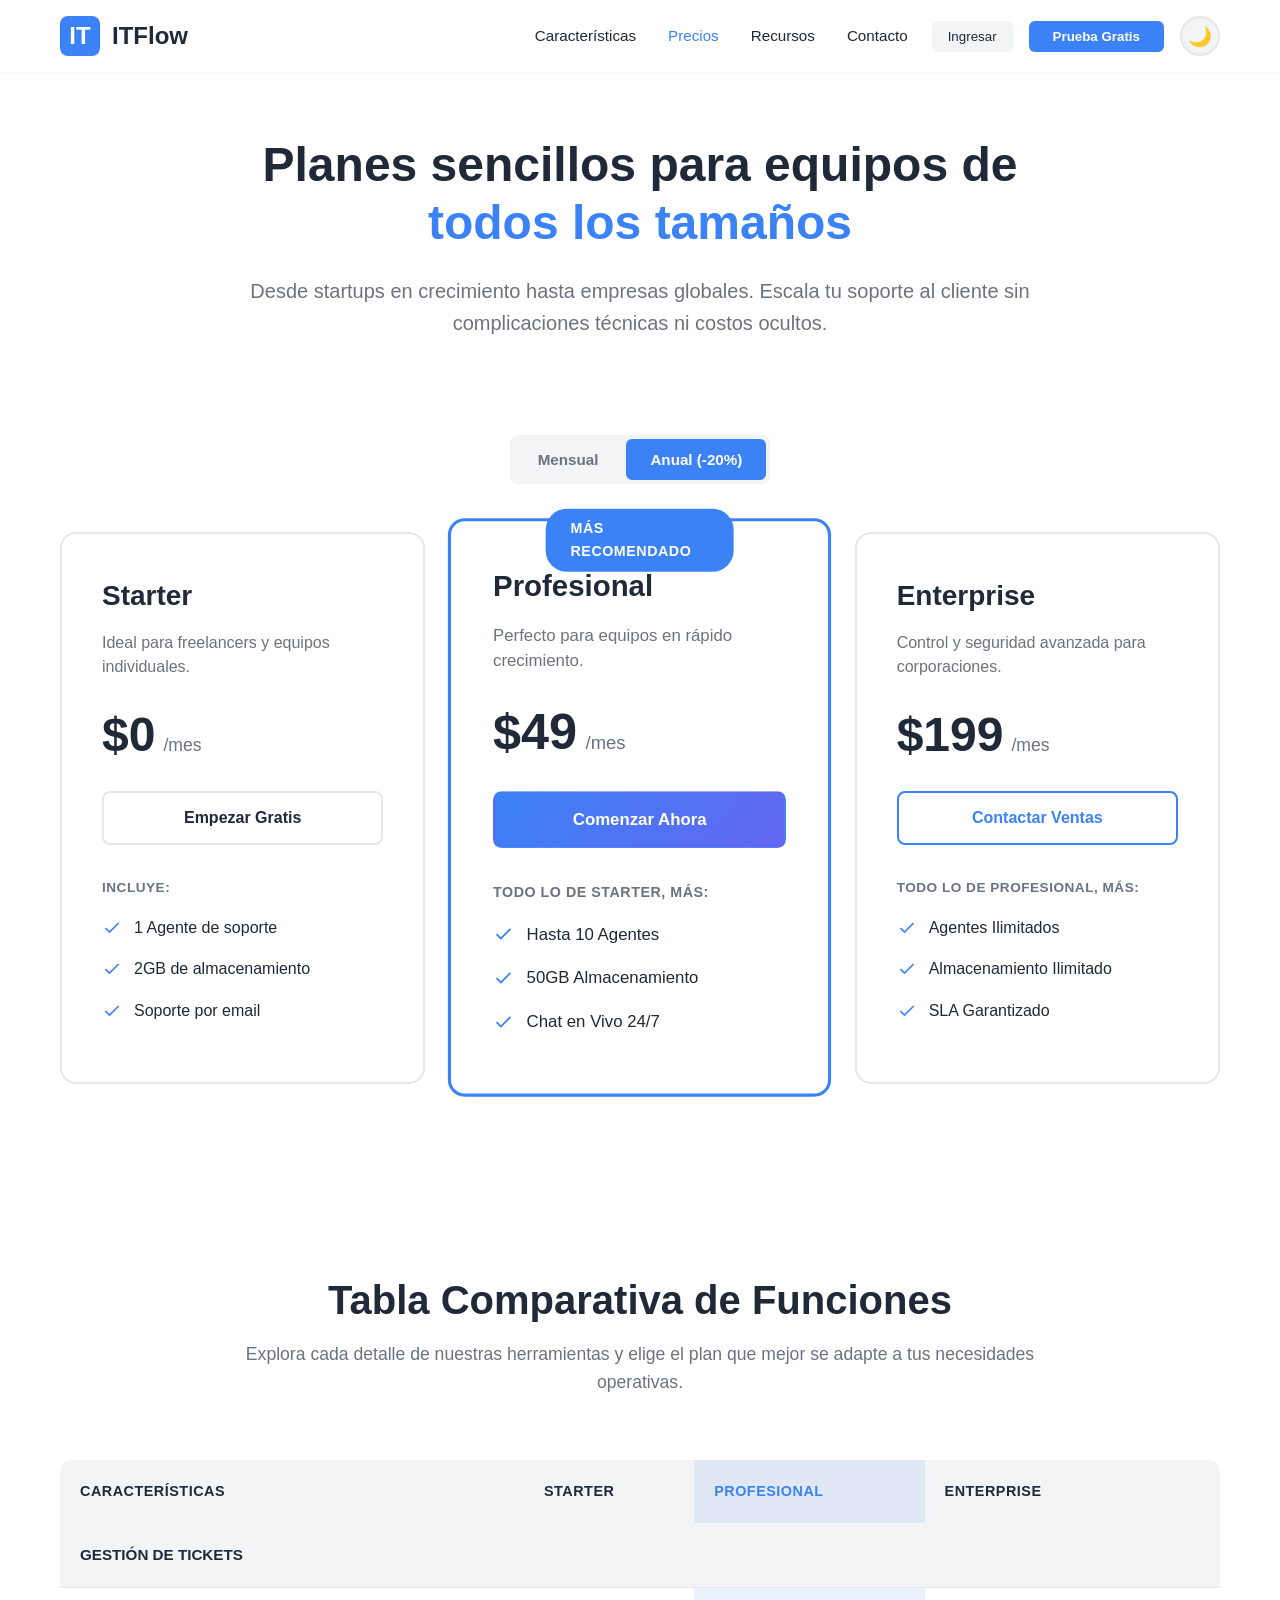
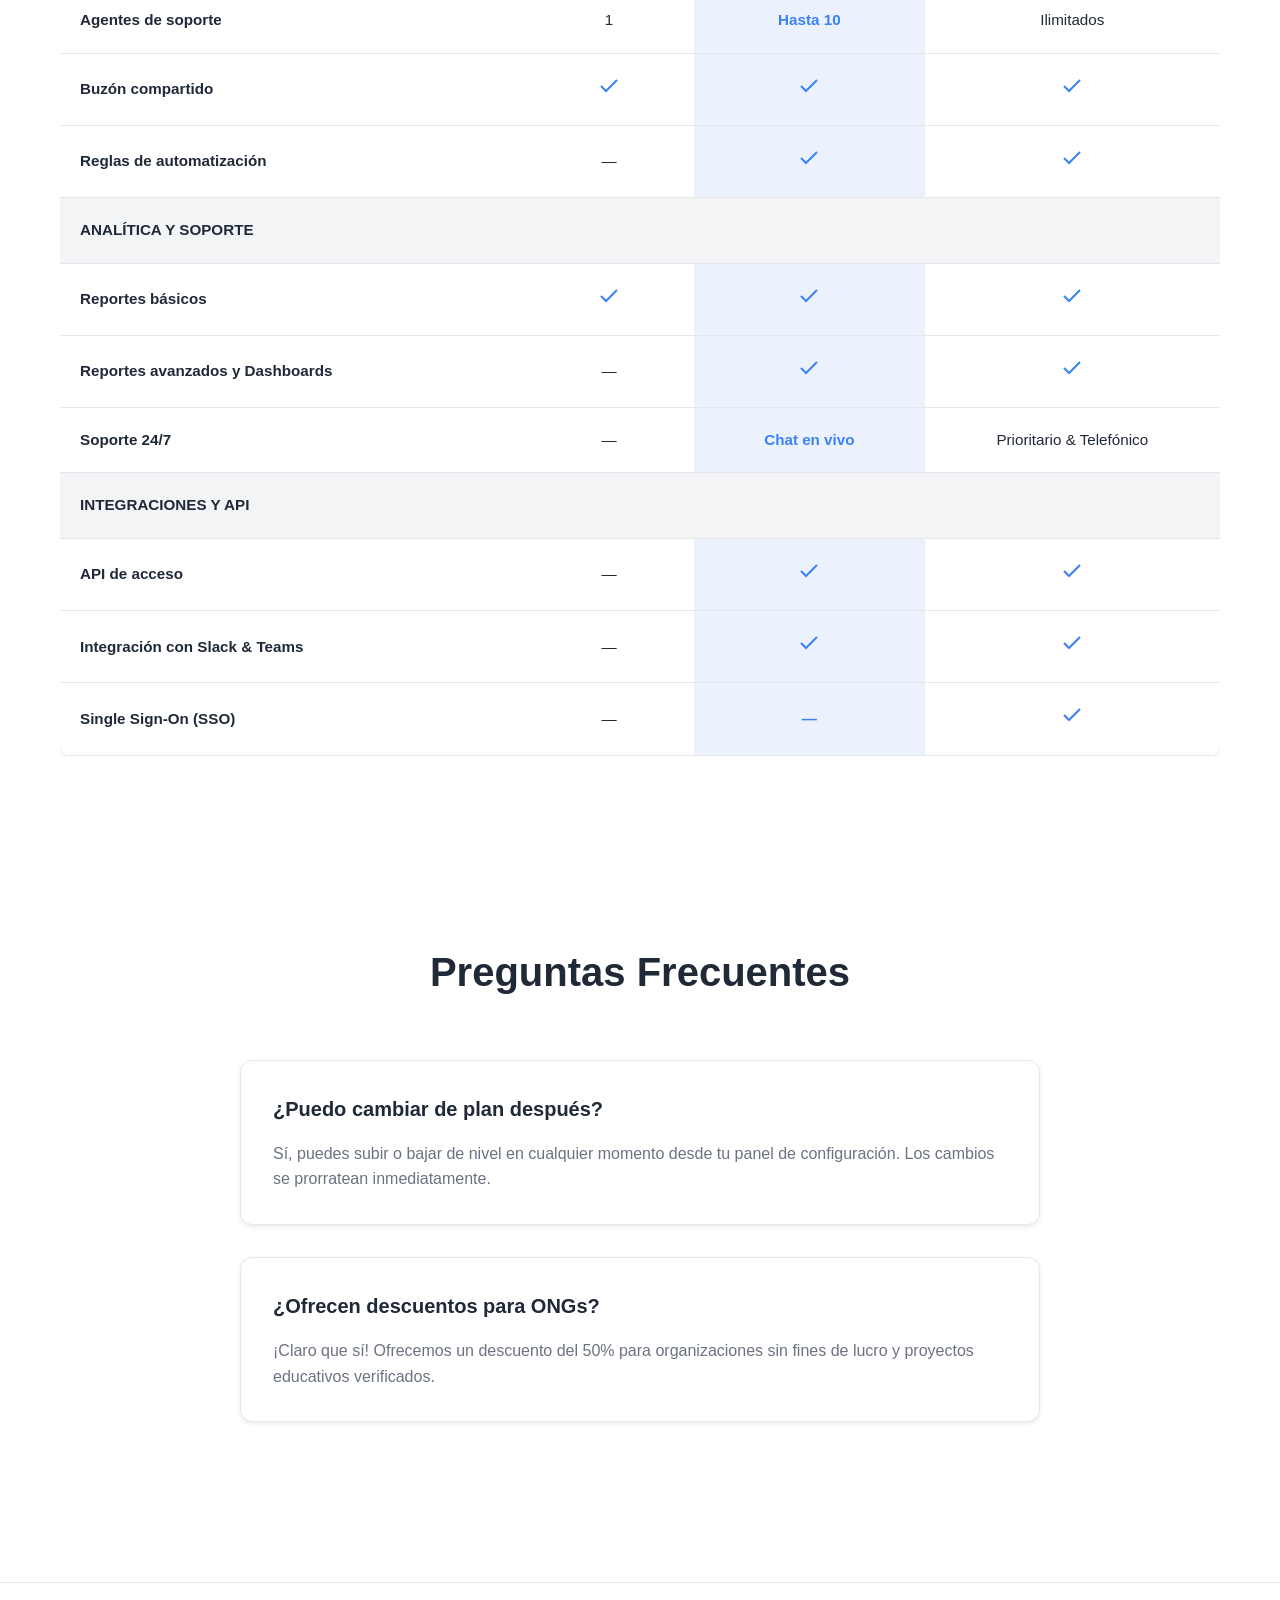
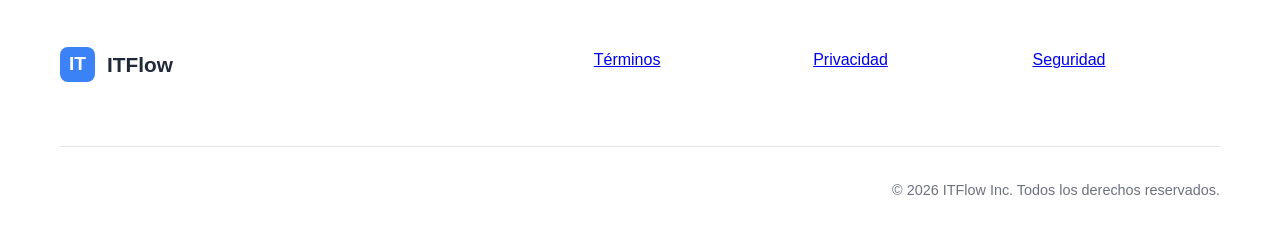
<file: paginas/precios.html>
<!DOCTYPE html>
<html lang="es">
<head>
    <meta charset="UTF-8">
    <meta name="viewport" content="width=device-width, initial-scale=1.0">
    <meta name="description" content="ITFlow - Planes de precios sencillos para equipos de todos los tamaños. Desde startups hasta empresas globales.">
    <meta name="keywords" content="precios, planes, pricing, help desk, tickets, soporte técnico">
    <meta name="author" content="ITFlow">
    <title>Precios - ITFlow</title>
    <link rel="stylesheet" href="../css/styles.css">
</head>
<body>
    <header>
        <div class="container">
            <div class="logo">
                <a href="../index.html" style="display: flex; align-items: center; gap: 0.75rem; text-decoration: none; color: inherit;">
                    <div class="logo-icon" aria-hidden="true">IT</div>
                    <h1>ITFlow</h1>
                </a>
            </div>
            <nav>
                <ul class="menu">
                    <li><a href="../index.html#capacidades">Características</a></li>
                    <li><a href="precios.html" class="active">Precios</a></li>
                    <li><a href="../index.html#recursos">Recursos</a></li>
                    <li><a href="../index.html#contacto">Contacto</a></li>
                </ul>
                <div class="header-actions">
                    <button class="btn-login">Ingresar</button>
                    <button class="btn-trial">Prueba Gratis</button>
                    <button id="theme-toggle" class="theme-toggle" aria-label="Cambiar tema">
                        <span id="theme-icon">🌙</span>
                    </button>
                </div>
            </nav>
        </div>
    </header>

    <main>
        <!-- Sección de Título Principal -->
        <section class="pricing-hero">
            <div class="container">
                <div class="pricing-hero-content">
                    <h1>Planes sencillos para equipos de <span class="highlight">todos los tamaños</span></h1>
                    <p class="pricing-subtitle">Desde startups en crecimiento hasta empresas globales. Escala tu soporte al cliente sin complicaciones técnicas ni costos ocultos.</p>
                </div>
            </div>
        </section>

        <!-- Sección de Planes de Precios -->
        <section class="pricing-plans-section">
            <div class="container">
                <!-- Toggle Mensual/Anual -->
                <div class="pricing-toggle-container">
                    <div class="pricing-toggle">
                        <button class="toggle-btn" id="toggle-monthly">Mensual</button>
                        <button class="toggle-btn active" id="toggle-annual">Anual (-20%)</button>
                    </div>
                </div>

                <!-- Cards de Planes -->
                <div class="pricing-cards">
                    <!-- Plan Starter -->
                    <div class="pricing-card">
                        <div class="plan-header">
                            <h3>Starter</h3>
                            <p class="plan-description">Ideal para freelancers y equipos individuales.</p>
                        </div>
                        <div class="plan-price">
                            <span class="price-amount" data-monthly="$0" data-annual="$0">$0</span>
                            <span class="price-period">/mes</span>
                        </div>
                        <button class="plan-button plan-button-secondary">Empezar Gratis</button>
                        <div class="plan-features">
                            <p class="features-label">INCLUYE:</p>
                            <ul class="features-list">
                                <li>
                                    <svg class="check-icon" viewBox="0 0 24 24" fill="none" stroke="currentColor" stroke-width="2">
                                        <polyline points="20 6 9 17 4 12"></polyline>
                                    </svg>
                                    <span>1 Agente de soporte</span>
                                </li>
                                <li>
                                    <svg class="check-icon" viewBox="0 0 24 24" fill="none" stroke="currentColor" stroke-width="2">
                                        <polyline points="20 6 9 17 4 12"></polyline>
                                    </svg>
                                    <span>2GB de almacenamiento</span>
                                </li>
                                <li>
                                    <svg class="check-icon" viewBox="0 0 24 24" fill="none" stroke="currentColor" stroke-width="2">
                                        <polyline points="20 6 9 17 4 12"></polyline>
                                    </svg>
                                    <span>Soporte por email</span>
                                </li>
                            </ul>
                        </div>
                    </div>

                    <!-- Plan Profesional -->
                    <div class="pricing-card pricing-card-featured">
                        <div class="plan-badge">MÁS RECOMENDADO</div>
                        <div class="plan-header">
                            <h3>Profesional</h3>
                            <p class="plan-description">Perfecto para equipos en rápido crecimiento.</p>
                        </div>
                        <div class="plan-price">
                            <span class="price-amount" data-monthly="$49" data-annual="$39">$49</span>
                            <span class="price-period">/mes</span>
                        </div>
                        <button class="plan-button plan-button-primary">Comenzar Ahora</button>
                        <div class="plan-features">
                            <p class="features-label">TODO LO DE STARTER, MÁS:</p>
                            <ul class="features-list">
                                <li>
                                    <svg class="check-icon" viewBox="0 0 24 24" fill="none" stroke="currentColor" stroke-width="2">
                                        <polyline points="20 6 9 17 4 12"></polyline>
                                    </svg>
                                    <span>Hasta 10 Agentes</span>
                                </li>
                                <li>
                                    <svg class="check-icon" viewBox="0 0 24 24" fill="none" stroke="currentColor" stroke-width="2">
                                        <polyline points="20 6 9 17 4 12"></polyline>
                                    </svg>
                                    <span>50GB Almacenamiento</span>
                                </li>
                                <li>
                                    <svg class="check-icon" viewBox="0 0 24 24" fill="none" stroke="currentColor" stroke-width="2">
                                        <polyline points="20 6 9 17 4 12"></polyline>
                                    </svg>
                                    <span>Chat en Vivo 24/7</span>
                                </li>
                            </ul>
                        </div>
                    </div>

                    <!-- Plan Enterprise -->
                    <div class="pricing-card">
                        <div class="plan-header">
                            <h3>Enterprise</h3>
                            <p class="plan-description">Control y seguridad avanzada para corporaciones.</p>
                        </div>
                        <div class="plan-price">
                            <span class="price-amount" data-monthly="$199" data-annual="$159">$199</span>
                            <span class="price-period">/mes</span>
                        </div>
                        <button class="plan-button plan-button-outline">Contactar Ventas</button>
                        <div class="plan-features">
                            <p class="features-label">TODO LO DE PROFESIONAL, MÁS:</p>
                            <ul class="features-list">
                                <li>
                                    <svg class="check-icon" viewBox="0 0 24 24" fill="none" stroke="currentColor" stroke-width="2">
                                        <polyline points="20 6 9 17 4 12"></polyline>
                                    </svg>
                                    <span>Agentes Ilimitados</span>
                                </li>
                                <li>
                                    <svg class="check-icon" viewBox="0 0 24 24" fill="none" stroke="currentColor" stroke-width="2">
                                        <polyline points="20 6 9 17 4 12"></polyline>
                                    </svg>
                                    <span>Almacenamiento Ilimitado</span>
                                </li>
                                <li>
                                    <svg class="check-icon" viewBox="0 0 24 24" fill="none" stroke="currentColor" stroke-width="2">
                                        <polyline points="20 6 9 17 4 12"></polyline>
                                    </svg>
                                    <span>SLA Garantizado</span>
                                </li>
                            </ul>
                        </div>
                    </div>
                </div>
            </div>
        </section>

        <!-- Tabla Comparativa de Funciones -->
        <section class="comparison-section">
            <div class="container">
                <div class="section-header">
                    <h2>Tabla Comparativa de Funciones</h2>
                    <p class="section-subtitle">Explora cada detalle de nuestras herramientas y elige el plan que mejor se adapte a tus necesidades operativas.</p>
                </div>
                <div class="comparison-table-container">
                    <table class="comparison-table">
                        <thead>
                            <tr>
                                <th>CARACTERÍSTICAS</th>
                                <th>Starter</th>
                                <th class="highlight-column">Profesional</th>
                                <th>Enterprise</th>
                            </tr>
                        </thead>
                        <tbody>
                            <tr class="category-row">
                                <td colspan="4"><strong>GESTIÓN DE TICKETS</strong></td>
                            </tr>
                            <tr>
                                <td>Agentes de soporte</td>
                                <td>1</td>
                                <td class="highlight-column">Hasta 10</td>
                                <td>Ilimitados</td>
                            </tr>
                            <tr>
                                <td>Buzón compartido</td>
                                <td>
                                    <svg class="check-icon" viewBox="0 0 24 24" fill="none" stroke="currentColor" stroke-width="2">
                                        <polyline points="20 6 9 17 4 12"></polyline>
                                    </svg>
                                </td>
                                <td class="highlight-column">
                                    <svg class="check-icon" viewBox="0 0 24 24" fill="none" stroke="currentColor" stroke-width="2">
                                        <polyline points="20 6 9 17 4 12"></polyline>
                                    </svg>
                                </td>
                                <td>
                                    <svg class="check-icon" viewBox="0 0 24 24" fill="none" stroke="currentColor" stroke-width="2">
                                        <polyline points="20 6 9 17 4 12"></polyline>
                                    </svg>
                                </td>
                            </tr>
                            <tr>
                                <td>Reglas de automatización</td>
                                <td>—</td>
                                <td class="highlight-column">
                                    <svg class="check-icon" viewBox="0 0 24 24" fill="none" stroke="currentColor" stroke-width="2">
                                        <polyline points="20 6 9 17 4 12"></polyline>
                                    </svg>
                                </td>
                                <td>
                                    <svg class="check-icon" viewBox="0 0 24 24" fill="none" stroke="currentColor" stroke-width="2">
                                        <polyline points="20 6 9 17 4 12"></polyline>
                                    </svg>
                                </td>
                            </tr>
                            <tr class="category-row">
                                <td colspan="4"><strong>ANALÍTICA Y SOPORTE</strong></td>
                            </tr>
                            <tr>
                                <td>Reportes básicos</td>
                                <td>
                                    <svg class="check-icon" viewBox="0 0 24 24" fill="none" stroke="currentColor" stroke-width="2">
                                        <polyline points="20 6 9 17 4 12"></polyline>
                                    </svg>
                                </td>
                                <td class="highlight-column">
                                    <svg class="check-icon" viewBox="0 0 24 24" fill="none" stroke="currentColor" stroke-width="2">
                                        <polyline points="20 6 9 17 4 12"></polyline>
                                    </svg>
                                </td>
                                <td>
                                    <svg class="check-icon" viewBox="0 0 24 24" fill="none" stroke="currentColor" stroke-width="2">
                                        <polyline points="20 6 9 17 4 12"></polyline>
                                    </svg>
                                </td>
                            </tr>
                            <tr>
                                <td>Reportes avanzados y Dashboards</td>
                                <td>—</td>
                                <td class="highlight-column">
                                    <svg class="check-icon" viewBox="0 0 24 24" fill="none" stroke="currentColor" stroke-width="2">
                                        <polyline points="20 6 9 17 4 12"></polyline>
                                    </svg>
                                </td>
                                <td>
                                    <svg class="check-icon" viewBox="0 0 24 24" fill="none" stroke="currentColor" stroke-width="2">
                                        <polyline points="20 6 9 17 4 12"></polyline>
                                    </svg>
                                </td>
                            </tr>
                            <tr>
                                <td>Soporte 24/7</td>
                                <td>—</td>
                                <td class="highlight-column">Chat en vivo</td>
                                <td>Prioritario & Telefónico</td>
                            </tr>
                            <tr class="category-row">
                                <td colspan="4"><strong>INTEGRACIONES Y API</strong></td>
                            </tr>
                            <tr>
                                <td>API de acceso</td>
                                <td>—</td>
                                <td class="highlight-column">
                                    <svg class="check-icon" viewBox="0 0 24 24" fill="none" stroke="currentColor" stroke-width="2">
                                        <polyline points="20 6 9 17 4 12"></polyline>
                                    </svg>
                                </td>
                                <td>
                                    <svg class="check-icon" viewBox="0 0 24 24" fill="none" stroke="currentColor" stroke-width="2">
                                        <polyline points="20 6 9 17 4 12"></polyline>
                                    </svg>
                                </td>
                            </tr>
                            <tr>
                                <td>Integración con Slack & Teams</td>
                                <td>—</td>
                                <td class="highlight-column">
                                    <svg class="check-icon" viewBox="0 0 24 24" fill="none" stroke="currentColor" stroke-width="2">
                                        <polyline points="20 6 9 17 4 12"></polyline>
                                    </svg>
                                </td>
                                <td>
                                    <svg class="check-icon" viewBox="0 0 24 24" fill="none" stroke="currentColor" stroke-width="2">
                                        <polyline points="20 6 9 17 4 12"></polyline>
                                    </svg>
                                </td>
                            </tr>
                            <tr>
                                <td>Single Sign-On (SSO)</td>
                                <td>—</td>
                                <td class="highlight-column">—</td>
                                <td>
                                    <svg class="check-icon" viewBox="0 0 24 24" fill="none" stroke="currentColor" stroke-width="2">
                                        <polyline points="20 6 9 17 4 12"></polyline>
                                    </svg>
                                </td>
                            </tr>
                        </tbody>
                    </table>
                </div>
            </div>
        </section>

        <!-- Sección de Preguntas Frecuentes -->
        <section class="faq-section">
            <div class="container">
                <div class="section-header">
                    <h2>Preguntas Frecuentes</h2>
                </div>
                <div class="faq-container">
                    <div class="faq-item">
                        <h3>¿Puedo cambiar de plan después?</h3>
                        <p>Sí, puedes subir o bajar de nivel en cualquier momento desde tu panel de configuración. Los cambios se prorratean inmediatamente.</p>
                    </div>
                    <div class="faq-item">
                        <h3>¿Ofrecen descuentos para ONGs?</h3>
                        <p>¡Claro que sí! Ofrecemos un descuento del 50% para organizaciones sin fines de lucro y proyectos educativos verificados.</p>
                    </div>
                </div>
            </div>
        </section>
    </main>

    <!-- Pie de página -->
    <footer>
        <div class="container">
            <div class="footer-content">
                <div class="footer-brand">
                    <div class="footer-logo">
                        <a href="../index.html" style="display: flex; align-items: center; gap: 0.75rem; text-decoration: none; color: inherit;">
                            <div class="logo-icon" aria-hidden="true">IT</div>
                            <h3>ITFlow</h3>
                        </a>
                    </div>
                </div>
                <div class="footer-links">
                    <div class="footer-column">
                        <a href="#">Términos</a>
                    </div>
                    <div class="footer-column">
                        <a href="#">Privacidad</a>
                    </div>
                    <div class="footer-column">
                        <a href="#">Seguridad</a>
                    </div>
                </div>
            </div>
            <div class="footer-bottom">
                <p>&copy; <span id="current-year">2024</span> ITFlow Inc. Todos los derechos reservados.</p>
            </div>
        </div>
    </footer>
    
    <!-- Botón para volver al inicio -->
    <button id="scroll-to-top" class="scroll-to-top" aria-label="Volver al inicio">
        <span>↑</span>
    </button>
    
    <script src="../js/theme.js"></script>
    <script>
        // Toggle de precios mensual/anual
        document.addEventListener('DOMContentLoaded', function() {
            const toggleMonthly = document.getElementById('toggle-monthly');
            const toggleAnnual = document.getElementById('toggle-annual');
            const priceAmounts = document.querySelectorAll('.price-amount');
            
            toggleMonthly.addEventListener('click', function() {
                toggleMonthly.classList.add('active');
                toggleAnnual.classList.remove('active');
                priceAmounts.forEach(price => {
                    price.textContent = price.getAttribute('data-monthly');
                });
            });
            
            toggleAnnual.addEventListener('click', function() {
                toggleAnnual.classList.add('active');
                toggleMonthly.classList.remove('active');
                priceAmounts.forEach(price => {
                    price.textContent = price.getAttribute('data-annual');
                });
            });
        });
    </script>
</body>
</html>
</file>
<file: css/styles.css>
* {
    margin: 0;
    padding: 0;
    box-sizing: border-box;
}

/* Variables CSS para tema claro (light) */
:root {
    --bg-primary: #ffffff;
    --bg-secondary: #ffffff;
    --bg-tertiary: #f3f4f6;
    --text-primary: #1f2937;
    --text-secondary: #6b7280;
    --border-color: #e5e7eb;
    --shadow: rgba(0, 0, 0, 0.08);
    --header-gradient: linear-gradient(135deg, #667eea 0%, #764ba2 100%);
    --card-bg: #ffffff;
    --table-header-bg: linear-gradient(135deg, #667eea 0%, #764ba2 100%);
    --table-row-even: #f9fafb;
    --table-row-hover: #f3f4f6;
    --table-footer-bg: #f9fafb;
}

/* Variables CSS para tema oscuro (dark) */
body.dark-mode {
    --bg-primary: #0f172a;
    --bg-secondary: #1e293b;
    --bg-tertiary: #334155;
    --text-primary: #f1f5f9;
    --text-secondary: #cbd5e1;
    --border-color: #475569;
    --shadow: rgba(0, 0, 0, 0.3);
    --header-gradient: linear-gradient(135deg, #3b82f6 0%, #6366f1 100%);
    --card-bg: #1e293b;
    --table-header-bg: linear-gradient(135deg, #3b82f6 0%, #6366f1 100%);
    --table-row-even: #1e293b;
    --table-row-hover: #334155;
    --table-footer-bg: #1e293b;
}

body {
    font-family: 'Segoe UI', Tahoma, Geneva, Verdana, sans-serif;
    line-height: 1.6;
    color: var(--text-primary);
    background-color: var(--bg-primary);
    transition: background-color 0.3s ease, color 0.3s ease;
}

.container {
    max-width: 1200px;
    margin: 0 auto;
    padding: 0 20px;
/* Sección Hero/Landing */
}

/* Encabezado con menú */
header {
    background: #ffffff;
    color: var(--text-primary);
    padding: 1rem 0;
    box-shadow: 0 1px 3px rgba(0, 0, 0, 0.05);
    position: sticky;
    top: 0;
    z-index: 1000;
    transition: background 0.3s ease, box-shadow 0.3s ease;
}

body.dark-mode header {
    background: var(--bg-secondary);
    box-shadow: 0 2px 10px rgba(0, 0, 0, 0.3);
}

header .container {
    display: flex;
    justify-content: space-between;
    align-items: center;
}

.logo {
    display: flex;
    align-items: center;
    gap: 0.75rem;
}

.logo-icon {
    width: 40px;
    height: 40px;
    background: #3b82f6;
    border-radius: 8px;
    display: flex;
    align-items: center;
    justify-content: center;
    font-size: 1.5rem;
    color: white;
    font-weight: bold;
}

.logo h1 {
    font-size: 1.5rem;
    font-weight: 600;
    color: #1f2937;
    margin: 0;
}

nav {
    display: flex;
    align-items: center;
    gap: 1.5rem;
}

nav ul.menu {
    list-style: none;
    display: flex;
    gap: 2rem;
    margin: 0;
}

nav ul.menu li {
    display: inline-block;
}

nav ul.menu li a {
    color: #1f2937;
    text-decoration: none;
    font-weight: 500;
    font-size: 0.95rem;
    transition: color 0.3s;
}

nav ul.menu li a:hover {
    color: #667eea;
}

.header-actions {
    display: flex;
    align-items: center;
    gap: 1rem;
}

.btn-login {
    background: #f3f4f6;
    color: #1f2937;
    border: none;
    padding: 0.5rem 1rem;
    font-weight: 500;
    cursor: pointer;
    border-radius: 6px;
    transition: background-color 0.3s;
}

.btn-login:hover {
    background-color: #e5e7eb;
}

.btn-trial {
    background: #3b82f6;
    color: white;
    border: none;
    padding: 0.5rem 1.5rem;
    font-weight: 600;
    cursor: pointer;
    border-radius: 6px;
    transition: background-color 0.3s;
}

.btn-trial:hover {
    background: #2563eb;
}

/* Botón de cambio de tema */
.theme-toggle {
    background: var(--bg-tertiary);
    border: 2px solid var(--border-color);
    color: var(--text-primary);
    border-radius: 50%;
    width: 40px;
    height: 40px;
    font-size: 1.2rem;
    cursor: pointer;
    display: flex;
    align-items: center;
    justify-content: center;
    transition: all 0.3s ease;
}

.theme-toggle:hover {
    background: var(--bg-primary);
    transform: scale(1.1);
}

.theme-toggle:active {
    transform: scale(0.95);
}

/* Cuerpo principal */
main {
    min-height: calc(100vh - 200px);
}

.hero {
    background: var(--bg-primary);
    padding: 5rem 0;
    transition: background 0.3s ease;
}

.hero-content {
    display: grid;
    grid-template-columns: 1fr 1fr;
    gap: 4rem;
    align-items: center;
}

.hero-text {
    text-align: left;
}

.hero-badge {
    display: inline-block;
    background: #dbeafe;
    color: #1e40af;
    padding: 0.5rem 1rem;
    border-radius: 20px;
    font-size: 0.8rem;
    font-weight: 600;
    margin-bottom: 1.5rem;
    letter-spacing: 0.3px;
}

body.dark-mode .hero-badge {
    background: rgba(59, 130, 246, 0.2);
    color: #93c5fd;
}

.hero h1 {
    font-size: 3.5rem;
    font-weight: 800;
    line-height: 1.2;
    margin-bottom: 1.5rem;
    color: #1f2937;
}

.hero h1 .highlight {
    color: #3b82f6;
    display: inline;
}

body.dark-mode .hero h1 {
    color: #f1f5f9;
}

body.dark-mode .hero h1 .highlight {
    color: #60a5fa;
}

.hero-description {
    font-size: 1.25rem;
    color: var(--text-secondary);
    margin-bottom: 2rem;
    line-height: 1.6;
}

.hero-buttons {
    display: flex;
    gap: 1rem;
    margin-bottom: 2rem;
}

.btn-primary {
    display: inline-block;
    background: #3b82f6;
    color: white;
    padding: 1rem 2rem;
    text-decoration: none;
    border-radius: 8px;
    font-weight: 600;
    transition: background-color 0.3s, transform 0.3s;
}

.btn-primary:hover {
    background: #2563eb;
    transform: translateY(-2px);
}

.btn-secondary {
    display: inline-block;
    background: white;
    color: #3b82f6;
    border: 2px solid #3b82f6;
    padding: 1rem 2rem;
    text-decoration: none;
    border-radius: 8px;
    font-weight: 600;
    transition: background-color 0.3s, color 0.3s;
}

.btn-secondary:hover {
    background: #eff6ff;
    color: #2563eb;
}

.hero-testimonial {
    display: flex;
    align-items: center;
    gap: 1rem;
    color: var(--text-secondary);
    font-size: 0.9rem;
}

.testimonial-dots {
    display: flex;
    gap: 0.5rem;
}

.testimonial-dots span {
    width: 8px;
    height: 8px;
    border-radius: 50%;
    background: var(--text-secondary);
}

/* Hero Visual - Mockup */
.hero-visual {
    display: flex;
    justify-content: center;
    align-items: center;
    width: 100%;
}

.hero-visual img {
    width: 100%;
    max-width: 600px;
    height: auto;
    border-radius: 12px;
    box-shadow: 0 20px 60px rgba(0, 0, 0, 0.15);
    object-fit: contain;
}

.mockup-container {
    perspective: 1000px;
}

.mockup-screen {
    background: #6b7280;
    border-radius: 20px;
    padding: 1.5rem;
    transform: rotateY(-5deg) rotateX(5deg);
    box-shadow: 0 20px 60px rgba(0, 0, 0, 0.2);
    width: 100%;
    max-width: 400px;
}

.mockup-header {
    background: rgba(255, 255, 255, 0.2);
    color: white;
    padding: 0.75rem;
    border-radius: 10px;
    font-weight: 600;
    margin-bottom: 1rem;
    text-align: center;
}

.mockup-content {
    display: flex;
    flex-direction: column;
    gap: 0.75rem;
}

.mockup-item {
    background: white;
    padding: 1rem;
    border-radius: 8px;
    display: flex;
    justify-content: space-between;
    align-items: center;
}

.mockup-title {
    font-weight: 500;
    color: #1f2937;
    font-size: 0.9rem;
}

.mockup-status {
    padding: 0.25rem 0.75rem;
    border-radius: 12px;
    font-size: 0.75rem;
    font-weight: 600;
}

.mockup-status.done {
    background: #d1fae5;
    color: #065f46;
}

.mockup-status.open {
    background: #fee2e2;
    color: #991b1b;
}

.mockup-status.in-progress {
    background: #dbeafe;
    color: #1e40af;
}

/* Sección de clientes */
.clients-section {
    padding: 3rem 0;
    background: var(--bg-secondary);
    border-top: 1px solid var(--border-color);
    border-bottom: 1px solid var(--border-color);
    transition: background 0.3s ease;
}

.clients-logos {
    display: flex;
    justify-content: space-around;
    align-items: center;
    flex-wrap: wrap;
    gap: 2rem;
}

.clients-logos span {
    color: var(--text-secondary);
    font-weight: 600;
    font-size: 0.9rem;
    opacity: 0.7;
    transition: opacity 0.3s;
}

.clients-logos span:hover {
    opacity: 1;
}

/* Sección de capacidades */
.capabilities-section {
    padding: 6rem 0;
    background: var(--bg-primary);
    transition: background 0.3s ease;
}

.section-header {
    text-align: center;
    max-width: 800px;
    margin: 0 auto 4rem;
}

.section-label {
    display: inline-block;
    color: #3b82f6;
    font-weight: 700;
    font-size: 0.8rem;
    letter-spacing: 1px;
    margin-bottom: 1rem;
    text-transform: uppercase;
}

body.dark-mode .section-label {
    color: #60a5fa;
}

body.dark-mode .capability-icon {
    background: rgba(59, 130, 246, 0.12);
    border-color: rgba(59, 130, 246, 0.25);
    color: #93c5fd;
}

.section-header h2 {
    font-size: 2.5rem;
    font-weight: 800;
    color: #1f2937;
    margin-bottom: 1rem;
    line-height: 1.2;
}

body.dark-mode .section-header h2 {
    color: #f1f5f9;
}

.section-subtitle {
    font-size: 1.1rem;
    color: var(--text-secondary);
    line-height: 1.6;
}

body.dark-mode .section-subtitle {
    color: #cbd5e1;
}

/* Sección de Video */
.video-section {
    padding: 6rem 0;
    background: var(--bg-secondary);
    transition: background 0.3s ease;
}

.video-container {
    position: relative;
    max-width: 1000px;
    margin: 0 auto;
    border-radius: 16px;
    overflow: hidden;
    box-shadow: 0 20px 60px rgba(0, 0, 0, 0.15);
    background: var(--bg-primary);
}

.demo-video {
    width: 100%;
    height: auto;
    display: block;
    border-radius: 16px;
}

.video-overlay {
    position: absolute;
    top: 0;
    left: 0;
    right: 0;
    bottom: 0;
    display: flex;
    align-items: center;
    justify-content: center;
    background: rgba(0, 0, 0, 0.2);
    opacity: 1;
    transition: opacity 0.3s ease;
    pointer-events: none;
    border-radius: 16px;
}

.video-container:hover .video-overlay {
    opacity: 1;
    background: rgba(0, 0, 0, 0.3);
}

.video-container.playing .video-overlay {
    opacity: 0;
    pointer-events: none;
}

.play-button {
    width: 80px;
    height: 80px;
    border-radius: 50%;
    background: rgba(102, 126, 234, 0.9);
    border: none;
    color: white;
    cursor: pointer;
    display: flex;
    align-items: center;
    justify-content: center;
    transition: all 0.3s ease;
    pointer-events: all;
    box-shadow: 0 4px 20px rgba(0, 0, 0, 0.3);
}

.play-button svg {
    width: 40px;
    height: 40px;
    margin-left: 4px;
}

.play-button:hover {
    background: rgba(102, 126, 234, 1);
    transform: scale(1.1);
    box-shadow: 0 6px 30px rgba(0, 0, 0, 0.4);
}

.play-button:active {
    transform: scale(0.95);
}

.play-button.hidden {
    display: none;
}

body.dark-mode .video-container {
    box-shadow: 0 20px 60px rgba(0, 0, 0, 0.4);
}

body.dark-mode .play-button {
    background: rgba(59, 130, 246, 0.9);
}

body.dark-mode .play-button:hover {
    background: rgba(59, 130, 246, 1);
}

/* Responsive para video */
@media (max-width: 768px) {
    .video-section {
        padding: 4rem 0;
    }
    
    .video-container {
        border-radius: 12px;
    }
    
    .demo-video {
        border-radius: 12px;
    }
    
    .play-button {
        width: 60px;
        height: 60px;
    }
    
    .play-button svg {
        width: 30px;
        height: 30px;
    }
}

.capabilities-grid {
    display: grid;
    grid-template-columns: repeat(auto-fit, minmax(250px, 1fr));
    gap: 2rem;
}

.capability-card {
    background: #ffffff;
    padding: 2rem;
    border-radius: 12px;
    box-shadow: 0 1px 3px rgba(0, 0, 0, 0.1);
    transition: transform 0.3s, box-shadow 0.3s;
    border: 1px solid #e5e7eb;
}

.capability-card:hover {
    transform: translateY(-5px);
    box-shadow: 0 8px 20px var(--shadow);
}

.capability-icon {
    width: 52px;
    height: 52px;
    border-radius: 14px;
    background: #eff6ff;
    border: 1px solid #dbeafe;
    display: inline-flex;
    align-items: center;
    justify-content: center;
    color: #3b82f6; /* currentColor para SVG */
    margin-bottom: 1rem;
}

.capability-icon svg {
    width: 24px;
    height: 24px;
    display: block;
}

.capability-card h3 {
    font-size: 1.25rem;
    font-weight: 700;
    color: #1f2937;
    margin-bottom: 0.75rem;
}

.capability-card p {
    color: var(--text-secondary);
    line-height: 1.6;
}

body.dark-mode .capability-card h3 {
    color: #f1f5f9;
}

body.dark-mode .capability-card p {
    color: #cbd5e1;
}

/* Banner CTA */
.cta-banner {
    background: linear-gradient(135deg, #3b82f6 0%, #6366f1 100%);
    color: white;
    padding: 4rem 0;
    text-align: center;
    margin: 4rem 0;
    border-radius: 20px;
    transition: background 0.3s ease;
}

body.dark-mode .cta-banner {
    background: linear-gradient(135deg, #3b82f6 0%, #6366f1 100%);
}

.cta-banner h2 {
    font-size: 2.5rem;
    font-weight: 800;
    margin-bottom: 1rem;
}

.cta-banner > p {
    font-size: 1.1rem;
    margin-bottom: 2rem;
    opacity: 0.95;
}

.cta-buttons {
    display: flex;
    gap: 1rem;
    justify-content: center;
    margin-bottom: 1.5rem;
}

.btn-cta-primary {
    background: white;
    color: #3b82f6;
    padding: 1rem 2rem;
    border-radius: 8px;
    text-decoration: none;
    font-weight: 600;
    transition: transform 0.3s, opacity 0.3s;
    border: 2px solid white;
}

.btn-cta-primary:hover {
    transform: translateY(-2px);
    opacity: 0.95;
}

.btn-cta-secondary {
    background: transparent;
    color: white;
    border: 2px solid white;
    padding: 1rem 2rem;
    border-radius: 8px;
    text-decoration: none;
    font-weight: 600;
    transition: background 0.3s, color 0.3s;
}

.btn-cta-secondary:hover {
    background: white;
    color: #3b82f6;
}

.cta-note {
    font-size: 0.9rem;
    opacity: 0.9;
    margin-top: 1rem;
}

/* Sección de información */
.info-section {
    padding: 4rem 0;
    background-color: var(--bg-secondary);
    transition: background-color 0.3s ease;
}

.info-section h2 {
    text-align: center;
    font-size: 2rem;
    margin-bottom: 3rem;
    color: #667eea;
    transition: color 0.3s ease;
}

body.dark-mode .info-section h2 {
    color: #60a5fa;
}

.cards {
    display: grid;
    grid-template-columns: repeat(auto-fit, minmax(300px, 1fr));
    gap: 2rem;
}

.card {
    background-color: var(--card-bg);
    padding: 2rem;
    border-radius: 10px;
    box-shadow: 0 4px 6px var(--shadow);
    transition: transform 0.3s, background-color 0.3s ease, box-shadow 0.3s ease;
    border: 1px solid var(--border-color);
}

.card:hover {
    transform: translateY(-5px);
}

.card h3 {
    color: #667eea;
    margin-bottom: 1rem;
    font-size: 1.5rem;
    transition: color 0.3s ease;
}

body.dark-mode .card h3 {
    color: #60a5fa;
}

.card ul {
    margin-top: 1rem;
    padding-left: 1.5rem;
}

.card ul li {
    margin-bottom: 0.5rem;
}

/* Sección de formulario */
.form-section {
    padding: 4rem 0;
    background-color: var(--bg-primary);
    transition: background-color 0.3s ease;
}

.form-section h2 {
    text-align: center;
    font-size: 2rem;
    margin-bottom: 2rem;
    color: #667eea;
    transition: color 0.3s ease;
}

body.dark-mode .form-section h2 {
    color: #60a5fa;
}

.ticket-form {
    max-width: 700px;
    margin: 0 auto;
    background-color: var(--bg-secondary);
    padding: 2rem;
    border-radius: 10px;
    box-shadow: 0 4px 6px var(--shadow);
    transition: background-color 0.3s ease, box-shadow 0.3s ease;
    border: 1px solid var(--border-color);
}

.form-group {
    margin-bottom: 1.5rem;
}

.form-group label {
    display: block;
    margin-bottom: 0.5rem;
    font-weight: 600;
    color: var(--text-primary);
    transition: color 0.3s ease;
}

.form-group input[type="text"],
.form-group input[type="email"],
.form-group input[type="date"],
.form-group input[type="file"],
.form-group select,
.form-group textarea {
    width: 100%;
    padding: 0.75rem;
    border: 2px solid var(--border-color);
    border-radius: 5px;
    font-size: 1rem;
    font-family: inherit;
    transition: border-color 0.3s, background-color 0.3s ease, color 0.3s ease;
    background-color: var(--bg-secondary);
    color: var(--text-primary);
}

.form-group input:focus,
.form-group select:focus,
.form-group textarea:focus {
    outline: none;
    border-color: #667eea;
}

body.dark-mode .form-group input:focus,
body.dark-mode .form-group select:focus,
body.dark-mode .form-group textarea:focus {
    border-color: #a78bfa;
}

.form-group textarea {
    resize: vertical;
}

.form-group input[type="checkbox"] {
    width: auto;
    margin-right: 0.5rem;
}

.form-buttons {
    display: flex;
    gap: 1rem;
    justify-content: center;
    margin-top: 2rem;
}

.btn-submit {
    background-color: #667eea;
    color: white;
    padding: 0.75rem 2rem;
    border: none;
    border-radius: 5px;
    font-size: 1rem;
    font-weight: bold;
    cursor: pointer;
    transition: background-color 0.3s;
}

.btn-submit:hover {
    background-color: #5568d3;
}

.btn-reset {
    background-color: #6b7280;
    color: white;
    padding: 0.75rem 2rem;
    border: none;
    border-radius: 5px;
    font-size: 1rem;
    font-weight: bold;
    cursor: pointer;
    transition: background-color 0.3s;
}

.btn-reset:hover {
    background-color: #4b5563;
}

/* Sección de tabla */
.table-section {
    padding: 4rem 0;
    background-color: white;
}

.table-section h2 {
    text-align: center;
    font-size: 2rem;
    margin-bottom: 2rem;
    color: #667eea;
}

.tickets-table {
    width: 100%;
    border-collapse: collapse;
    margin: 0 auto;
    background-color: white;
    box-shadow: 0 4px 6px rgba(0,0,0,0.1);
    border-radius: 10px;
    overflow: hidden;
}

.tickets-table thead {
    background: linear-gradient(135deg, #667eea 0%, #764ba2 100%);
    color: white;
}

.tickets-table th {
    padding: 1rem;
    text-align: left;
    font-weight: 600;
    text-transform: uppercase;
    font-size: 0.9rem;
}

.tickets-table tbody tr {
    border-bottom: 1px solid var(--border-color);
    transition: background-color 0.3s;
    background-color: var(--bg-secondary);
}

.tickets-table tbody tr:hover {
    background-color: var(--table-row-hover) !important;
}

.tickets-table tbody tr:nth-child(even) {
    background-color: var(--table-row-even);
}

.tickets-table tbody tr:nth-child(even):hover {
    background-color: var(--table-row-hover) !important;
}

.tickets-table td {
    padding: 1rem;
    color: var(--text-primary);
    transition: color 0.3s ease;
}

.tickets-table tfoot {
    background-color: var(--table-footer-bg);
    font-weight: bold;
    transition: background-color 0.3s ease;
}

.tickets-table tfoot td {
    text-align: center;
    color: #667eea;
    transition: color 0.3s ease;
}

body.dark-mode .tickets-table tfoot td {
    color: #60a5fa;
}

/* Clases para prioridades */
.prioridad-critica {
    color: #dc2626;
    font-weight: bold;
}

.prioridad-alta {
    color: #ea580c;
    font-weight: bold;
}

.prioridad-media {
    color: #ca8a04;
    font-weight: bold;
}

.prioridad-baja {
    color: #16a34a;
    font-weight: bold;
}

/* Clases para estados */
.estado-abierto {
    background-color: #fef3c7;
    color: #92400e;
    padding: 0.25rem 0.75rem;
    border-radius: 20px;
    display: inline-block;
    font-weight: 600;
}

.estado-en-proceso {
    background-color: #dbeafe;
    color: #1e40af;
    padding: 0.25rem 0.75rem;
    border-radius: 20px;
    display: inline-block;
    font-weight: 600;
}

.estado-resuelto {
    background-color: #d1fae5;
    color: #065f46;
    padding: 0.25rem 0.75rem;
    border-radius: 20px;
    display: inline-block;
    font-weight: 600;
}

.estado-pendiente {
    background-color: #f3f4f6;
    color: #374151;
    padding: 0.25rem 0.75rem;
    border-radius: 20px;
    display: inline-block;
    font-weight: 600;
}

body.dark-mode .estado-pendiente {
    background-color: #334155;
    color: #cbd5e1;
}

/* Sección multimedia */
.multimedia-section {
    padding: 4rem 0;
    background-color: var(--bg-primary);
    transition: background-color 0.3s ease;
}

.multimedia-section h2 {
    text-align: center;
    font-size: 2rem;
    margin-bottom: 2rem;
    color: #667eea;
    transition: color 0.3s ease;
}

body.dark-mode .multimedia-section h2 {
    color: #60a5fa;
}

.multimedia-content {
    display: grid;
    grid-template-columns: repeat(auto-fit, minmax(300px, 1fr));
    gap: 2rem;
}

.media-item {
    background-color: var(--bg-secondary);
    padding: 2rem;
    border-radius: 10px;
    box-shadow: 0 4px 6px var(--shadow);
    text-align: center;
    transition: background-color 0.3s ease, box-shadow 0.3s ease;
    border: 1px solid var(--border-color);
}

.media-item h3 {
    color: #667eea;
    margin-bottom: 1rem;
    transition: color 0.3s ease;
}

body.dark-mode .media-item h3 {
    color: #60a5fa;
}

.media-image {
    width: 100%;
    max-width: 400px;
    height: auto;
    border-radius: 10px;
    margin: 1rem 0;
    box-shadow: 0 4px 6px rgba(0,0,0,0.1);
}

.media-video {
    width: 100%;
    max-width: 400px;
    height: auto;
    border-radius: 10px;
    margin: 1rem 0;
    box-shadow: 0 4px 6px rgba(0,0,0,0.1);
}

.media-audio {
    width: 100%;
    max-width: 400px;
    margin: 1rem 0;
}

.media-item p {
    margin-top: 1rem;
    color: var(--text-secondary);
    transition: color 0.3s ease;
}

/* Pie de página */
footer {
    background: var(--bg-secondary);
    color: var(--text-primary);
    padding: 4rem 0 2rem;
    margin-top: 4rem;
    border-top: 1px solid var(--border-color);
    transition: background 0.3s ease;
}

.footer-content {
    display: grid;
    grid-template-columns: 1.5fr 2fr;
    gap: 4rem;
    margin-bottom: 3rem;
}

.footer-brand {
    max-width: 300px;
}

.footer-logo {
    display: flex;
    align-items: center;
    gap: 0.75rem;
    margin-bottom: 1rem;
}

.footer-logo .logo-icon {
    width: 35px;
    height: 35px;
    background: #3b82f6;
    border-radius: 8px;
    display: flex;
    align-items: center;
    justify-content: center;
    font-size: 1.2rem;
    color: white;
}

.footer-logo h3 {
    font-size: 1.3rem;
    font-weight: 600;
    color: #1f2937;
    margin: 0;
}

.footer-brand > p {
    color: var(--text-secondary);
    line-height: 1.6;
    margin-bottom: 1.5rem;
    font-size: 0.95rem;
}

.footer-social {
    display: flex;
    gap: 1rem;
    margin-bottom: 1.5rem;
}

.footer-social span {
    width: 35px;
    height: 35px;
    border-radius: 50%;
    background: var(--bg-tertiary);
    display: flex;
    align-items: center;
    justify-content: center;
    cursor: pointer;
    transition: background 0.3s;
    font-size: 1.1rem;
}

.footer-social span:hover {
    background: var(--border-color);
}

.footer-copyright {
    color: var(--text-secondary);
    font-size: 0.85rem;
    margin: 0;
}

.footer-links {
    display: grid;
    grid-template-columns: repeat(3, 1fr);
    gap: 2rem;
}

.footer-column h4 {
    font-size: 1rem;
    font-weight: 700;
    color: var(--text-primary);
    margin-bottom: 1rem;
}

.footer-column ul {
    list-style: none;
}

.footer-column ul li {
    margin-bottom: 0.75rem;
}

.footer-column ul li a {
    color: var(--text-secondary);
    text-decoration: none;
    font-size: 0.9rem;
    transition: color 0.3s;
}

.footer-column ul li a:hover {
    color: #667eea;
}

body.dark-mode .footer-column ul li a:hover {
    color: #60a5fa;
}

.footer-bottom {
    display: flex;
    justify-content: flex-end;
    gap: 2rem;
    padding-top: 2rem;
    border-top: 1px solid var(--border-color);
}

.footer-bottom a {
    color: var(--text-secondary);
    text-decoration: none;
    font-size: 0.85rem;
    transition: color 0.3s;
}

.footer-bottom a:hover {
    color: #667eea;
}

body.dark-mode .footer-bottom a:hover {
    color: #60a5fa;
}

/* Responsive Design */
@media (max-width: 968px) {
    .hero-content {
        grid-template-columns: 1fr;
        text-align: center;
    }

    .hero-text {
        text-align: center;
    }

    .hero h1 {
        font-size: 2.5rem;
    }

    .footer-content {
        grid-template-columns: 1fr;
    }

    .footer-links {
        grid-template-columns: repeat(2, 1fr);
    }

    .capabilities-grid {
        grid-template-columns: repeat(2, 1fr);
    }

    .cta-buttons {
        flex-direction: column;
        align-items: center;
    }

    .btn-cta-primary,
    .btn-cta-secondary {
        width: 100%;
        max-width: 300px;
    }
}

@media (max-width: 768px) {
    header .container {
        flex-wrap: wrap;
    }

    nav {
        width: 100%;
        justify-content: space-between;
        margin-top: 1rem;
    }

    nav ul.menu {
        display: none;
    }

    .header-actions {
        gap: 0.5rem;
    }

    .btn-login,
    .btn-trial {
        font-size: 0.85rem;
        padding: 0.4rem 1rem;
    }

    .hero {
        padding: 3rem 0;
    }

    .hero h1 {
        font-size: 2rem;
    }

    .hero-description {
        font-size: 1rem;
    }

    .hero-buttons {
        flex-direction: column;
    }

    .hero-buttons a {
        width: 100%;
        text-align: center;
    }

    .clients-logos {
        flex-direction: column;
        gap: 1rem;
    }

    .section-header h2 {
        font-size: 2rem;
    }

    .capabilities-grid {
        grid-template-columns: 1fr;
    }

    .footer-links {
        grid-template-columns: 1fr;
    }

    .footer-bottom {
        flex-direction: column;
        align-items: flex-start;
        gap: 1rem;
    }

    .tickets-table {
        font-size: 0.9rem;
    }

    .tickets-table th,
    .tickets-table td {
        padding: 0.5rem;
    }

    .form-buttons {
        flex-direction: column;
    }

    .btn-submit,
    .btn-reset {
        width: 100%;
    }

    .cta-banner h2 {
        font-size: 1.8rem;
    }

    .cta-banner > p {
        font-size: 1rem;
    }
}

/* Botón para volver al inicio */
.scroll-to-top {
    position: fixed;
    bottom: 30px;
    right: 30px;
    width: 50px;
    height: 50px;
    background: linear-gradient(135deg, #667eea 0%, #764ba2 100%);
    color: white;
    border: none;
    border-radius: 50%;
    cursor: pointer;
    display: none;
    align-items: center;
    justify-content: center;
    font-size: 1.5rem;
    box-shadow: 0 4px 12px rgba(0, 0, 0, 0.15);
    z-index: 1000;
    transition: all 0.3s ease;
    opacity: 0;
    transform: translateY(20px);
}

.scroll-to-top.show {
    display: flex;
    opacity: 1;
    transform: translateY(0);
}

.scroll-to-top:hover {
    transform: translateY(-5px);
    box-shadow: 0 6px 20px rgba(0, 0, 0, 0.25);
    background: linear-gradient(135deg, #5568d3 0%, #6a3d8f 100%);
}

.scroll-to-top:active {
    transform: translateY(-2px);
}

.scroll-to-top span {
    line-height: 1;
}

body.dark-mode .scroll-to-top {
    background: linear-gradient(135deg, #3b82f6 0%, #6366f1 100%);
}

body.dark-mode .scroll-to-top:hover {
    background: linear-gradient(135deg, #2563eb 0%, #4f46e5 100%);
}

@media (max-width: 768px) {
    .scroll-to-top {
        bottom: 20px;
        right: 20px;
        width: 45px;
        height: 45px;
        font-size: 1.3rem;
    }
}

/* Sección de Contacto */
.contact-section {
    padding: 6rem 0;
    background: var(--bg-primary);
    transition: background 0.3s ease;
}

.contact-content {
    display: grid;
    grid-template-columns: 1fr 1.5fr;
    gap: 4rem;
    margin-top: 3rem;
}

.contact-info {
    display: flex;
    flex-direction: column;
    gap: 2rem;
}

.info-item {
    display: flex;
    align-items: flex-start;
    gap: 1.5rem;
}

.info-icon {
    width: 50px;
    height: 50px;
    background: #eff6ff;
    border-radius: 12px;
    display: flex;
    align-items: center;
    justify-content: center;
    flex-shrink: 0;
    color: #3b82f6;
}

.info-icon svg {
    width: 24px;
    height: 24px;
}

.info-item h3 {
    font-size: 1.1rem;
    font-weight: 700;
    color: #1f2937;
    margin-bottom: 0.5rem;
}

.info-item p {
    color: var(--text-secondary);
    font-size: 1rem;
}

.contact-form {
    background: #ffffff;
    padding: 2.5rem;
    border-radius: 16px;
    box-shadow: 0 4px 6px rgba(0, 0, 0, 0.05);
    border: 1px solid #e5e7eb;
}

.form-row {
    display: grid;
    grid-template-columns: 1fr 1fr;
    gap: 1.5rem;
}

.contact-form .form-group {
    margin-bottom: 1.5rem;
}

.contact-form .form-group label {
    display: block;
    margin-bottom: 0.5rem;
    font-weight: 600;
    color: #1f2937;
    font-size: 0.95rem;
}

.contact-form .form-group input[type="text"],
.contact-form .form-group input[type="email"],
.contact-form .form-group textarea {
    width: 100%;
    padding: 0.875rem;
    border: 2px solid #e5e7eb;
    border-radius: 8px;
    font-size: 1rem;
    font-family: inherit;
    transition: border-color 0.3s, background-color 0.3s;
    background-color: #ffffff;
    color: #1f2937;
}

.contact-form .form-group input:focus,
.contact-form .form-group textarea:focus {
    outline: none;
    border-color: #3b82f6;
    background-color: #ffffff;
}

.contact-form .form-group textarea {
    resize: vertical;
    min-height: 120px;
}

.contact-form .form-group input[type="checkbox"] {
    width: auto;
    margin-right: 0.5rem;
    cursor: pointer;
}

.contact-form .form-group label a {
    color: #3b82f6;
    text-decoration: none;
    transition: color 0.3s;
}

.contact-form .form-group label a:hover {
    color: #2563eb;
    text-decoration: underline;
}

.btn-submit-contact {
    width: 100%;
    background: #3b82f6;
    color: white;
    padding: 1rem 2rem;
    border: none;
    border-radius: 8px;
    font-size: 1rem;
    font-weight: 600;
    cursor: pointer;
    transition: background-color 0.3s, transform 0.3s;
}

.btn-submit-contact:hover {
    background: #2563eb;
    transform: translateY(-2px);
}

.btn-submit-contact:active {
    transform: translateY(0);
}

body.dark-mode .contact-section {
    background: var(--bg-primary);
}

body.dark-mode .contact-form {
    background: var(--bg-secondary);
    border-color: var(--border-color);
}

body.dark-mode .contact-form .form-group input[type="text"],
body.dark-mode .contact-form .form-group input[type="email"],
body.dark-mode .contact-form .form-group textarea {
    background-color: var(--bg-tertiary);
    border-color: var(--border-color);
    color: var(--text-primary);
}

body.dark-mode .info-icon {
    background: rgba(59, 130, 246, 0.2);
    color: #60a5fa;
}

body.dark-mode .info-item h3 {
    color: var(--text-primary);
}

@media (max-width: 968px) {
    .contact-content {
        grid-template-columns: 1fr;
        gap: 3rem;
    }
    
    .form-row {
        grid-template-columns: 1fr;
    }
}

@media (max-width: 768px) {
    .contact-section {
        padding: 4rem 0;
    }
    
    .contact-form {
        padding: 1.5rem;
    }
    
    .info-item {
        flex-direction: column;
        text-align: center;
    }
    
    .info-icon {
        margin: 0 auto;
    }
}

/* ============================================
   ESTILOS PARA PÁGINA DE PRECIOS
   ============================================ */

/* Sección Hero de Precios */
.pricing-hero {
    padding: 4rem 0 3rem;
    background: var(--bg-primary);
    text-align: center;
    transition: background 0.3s ease;
}

.pricing-hero-content {
    max-width: 800px;
    margin: 0 auto;
}

.pricing-hero h1 {
    font-size: 3rem;
    font-weight: 800;
    color: var(--text-primary);
    margin-bottom: 1.5rem;
    line-height: 1.2;
}

.pricing-hero .highlight {
    color: #3b82f6;
}

body.dark-mode .pricing-hero .highlight {
    color: #60a5fa;
}

.pricing-subtitle {
    font-size: 1.25rem;
    color: var(--text-secondary);
    line-height: 1.6;
}

/* Sección de Planes de Precios */
.pricing-plans-section {
    padding: 3rem 0 6rem;
    background: var(--bg-primary);
    transition: background 0.3s ease;
}

/* Toggle Mensual/Anual */
.pricing-toggle-container {
    display: flex;
    justify-content: center;
    margin-bottom: 3rem;
}

.pricing-toggle {
    display: inline-flex;
    background: var(--bg-tertiary);
    border-radius: 8px;
    padding: 4px;
    gap: 4px;
}

.toggle-btn {
    padding: 0.75rem 1.5rem;
    border: none;
    background: transparent;
    color: var(--text-secondary);
    font-weight: 600;
    font-size: 0.95rem;
    border-radius: 6px;
    cursor: pointer;
    transition: all 0.3s ease;
}

.toggle-btn.active {
    background: #3b82f6;
    color: white;
}

body.dark-mode .toggle-btn.active {
    background: #3b82f6;
}

.toggle-btn:hover:not(.active) {
    color: var(--text-primary);
}

/* Cards de Planes */
.pricing-cards {
    display: grid;
    grid-template-columns: repeat(3, 1fr);
    gap: 2rem;
    max-width: 1200px;
    margin: 0 auto;
}

.pricing-card {
    background: var(--card-bg);
    border: 2px solid var(--border-color);
    border-radius: 16px;
    padding: 2.5rem;
    position: relative;
    transition: all 0.3s ease;
    display: flex;
    flex-direction: column;
}

.pricing-card:hover {
    transform: translateY(-5px);
    box-shadow: 0 10px 30px var(--shadow);
}

.pricing-card-featured {
    border-color: #3b82f6;
    border-width: 3px;
    transform: scale(1.05);
}

.pricing-card-featured:hover {
    transform: scale(1.08) translateY(-5px);
}

.plan-badge {
    position: absolute;
    top: -12px;
    left: 50%;
    transform: translateX(-50%);
    background: #3b82f6;
    color: white;
    padding: 0.5rem 1.5rem;
    border-radius: 20px;
    font-size: 0.85rem;
    font-weight: 700;
    text-transform: uppercase;
    letter-spacing: 0.5px;
}

.plan-header {
    margin-bottom: 2rem;
}

.plan-header h3 {
    font-size: 1.75rem;
    font-weight: 800;
    color: var(--text-primary);
    margin-bottom: 0.75rem;
}

.plan-description {
    color: var(--text-secondary);
    font-size: 1rem;
    line-height: 1.5;
}

.plan-price {
    margin-bottom: 2rem;
    display: flex;
    align-items: baseline;
    gap: 0.5rem;
}

.price-amount {
    font-size: 3rem;
    font-weight: 800;
    color: var(--text-primary);
    line-height: 1;
}

.price-period {
    font-size: 1.1rem;
    color: var(--text-secondary);
}

.plan-button {
    width: 100%;
    padding: 1rem 2rem;
    border-radius: 8px;
    font-weight: 600;
    font-size: 1rem;
    cursor: pointer;
    transition: all 0.3s ease;
    border: 2px solid;
    margin-bottom: 2rem;
}

.plan-button-primary {
    background: linear-gradient(135deg, #3b82f6 0%, #6366f1 100%);
    color: white;
    border-color: transparent;
}

.plan-button-primary:hover {
    transform: translateY(-2px);
    box-shadow: 0 6px 20px rgba(59, 130, 246, 0.4);
}

.plan-button-secondary {
    background: white;
    color: var(--text-primary);
    border-color: var(--border-color);
}

.plan-button-secondary:hover {
    background: var(--bg-tertiary);
    border-color: #3b82f6;
    color: #3b82f6;
}

.plan-button-outline {
    background: transparent;
    color: #3b82f6;
    border-color: #3b82f6;
}

.plan-button-outline:hover {
    background: #3b82f6;
    color: white;
}

.plan-features {
    flex-grow: 1;
}

.features-label {
    font-size: 0.85rem;
    font-weight: 700;
    color: var(--text-secondary);
    text-transform: uppercase;
    letter-spacing: 0.5px;
    margin-bottom: 1rem;
}

.features-list {
    list-style: none;
    padding: 0;
    margin: 0;
}

.features-list li {
    display: flex;
    align-items: center;
    gap: 0.75rem;
    margin-bottom: 1rem;
    color: var(--text-primary);
    font-size: 1rem;
}

.check-icon {
    width: 20px;
    height: 20px;
    color: #3b82f6;
    flex-shrink: 0;
}

body.dark-mode .check-icon {
    color: #60a5fa;
}

/* Sección de Comparación */
.comparison-section {
    padding: 6rem 0;
    background: var(--bg-secondary);
    transition: background 0.3s ease;
}

.comparison-table-container {
    overflow-x: auto;
    margin-top: 3rem;
}

.comparison-table {
    width: 100%;
    border-collapse: collapse;
    background: var(--card-bg);
    border-radius: 12px;
    overflow: hidden;
    box-shadow: 0 4px 6px var(--shadow);
}

.comparison-table thead {
    background: var(--bg-tertiary);
}

.comparison-table th {
    padding: 1.25rem;
    text-align: left;
    font-weight: 700;
    font-size: 0.9rem;
    color: var(--text-primary);
    text-transform: uppercase;
    letter-spacing: 0.5px;
}

.comparison-table th:first-child {
    width: 40%;
}

.comparison-table .highlight-column {
    background: rgba(59, 130, 246, 0.1);
    color: #3b82f6;
    font-weight: 700;
}

body.dark-mode .comparison-table .highlight-column {
    background: rgba(59, 130, 246, 0.2);
    color: #60a5fa;
}

.comparison-table tbody tr {
    border-bottom: 1px solid var(--border-color);
    transition: background 0.3s ease;
}

.comparison-table tbody tr:hover {
    background: var(--bg-tertiary);
}

.comparison-table tbody tr.category-row {
    background: var(--bg-tertiary);
    font-weight: 700;
}

.comparison-table tbody tr.category-row:hover {
    background: var(--bg-tertiary);
}

.comparison-table td {
    padding: 1.25rem;
    color: var(--text-primary);
    font-size: 0.95rem;
}

.comparison-table td:first-child {
    font-weight: 600;
}

.comparison-table .check-icon {
    width: 24px;
    height: 24px;
    color: #3b82f6;
}

body.dark-mode .comparison-table .check-icon {
    color: #60a5fa;
}

.comparison-table td:not(:first-child) {
    text-align: center;
}

/* Sección FAQ */
.faq-section {
    padding: 6rem 0;
    background: var(--bg-primary);
    transition: background 0.3s ease;
}

.faq-container {
    max-width: 800px;
    margin: 3rem auto 0;
    display: flex;
    flex-direction: column;
    gap: 2rem;
}

.faq-item {
    background: var(--card-bg);
    padding: 2rem;
    border-radius: 12px;
    border: 1px solid var(--border-color);
    box-shadow: 0 2px 4px var(--shadow);
    transition: all 0.3s ease;
}

.faq-item:hover {
    box-shadow: 0 4px 12px var(--shadow);
    transform: translateY(-2px);
}

.faq-item h3 {
    font-size: 1.25rem;
    font-weight: 700;
    color: var(--text-primary);
    margin-bottom: 1rem;
}

.faq-item p {
    color: var(--text-secondary);
    line-height: 1.6;
    font-size: 1rem;
}

/* Estilos para enlace activo en navegación */
nav ul.menu li a.active {
    color: #3b82f6;
}

body.dark-mode nav ul.menu li a.active {
    color: #60a5fa;
}

/* Footer simplificado para página de precios */
.footer-bottom p {
    text-align: center;
    color: var(--text-secondary);
    font-size: 0.9rem;
    margin: 0;
}

/* Responsive para página de precios */
@media (max-width: 968px) {
    .pricing-cards {
        grid-template-columns: 1fr;
        gap: 2rem;
    }
    
    .pricing-card-featured {
        transform: scale(1);
    }
    
    .pricing-card-featured:hover {
        transform: translateY(-5px);
    }
    
    .pricing-hero h1 {
        font-size: 2.5rem;
    }
    
    .comparison-table-container {
        overflow-x: scroll;
    }
}

@media (max-width: 768px) {
    .pricing-hero {
        padding: 3rem 0 2rem;
    }
    
    .pricing-hero h1 {
        font-size: 2rem;
    }
    
    .pricing-subtitle {
        font-size: 1.1rem;
    }
    
    .pricing-plans-section {
        padding: 2rem 0 4rem;
    }
    
    .comparison-section,
    .faq-section {
        padding: 4rem 0;
    }
    
    .comparison-table {
        font-size: 0.85rem;
    }
    
    .comparison-table th,
    .comparison-table td {
        padding: 0.75rem;
    }
    
    .faq-item {
        padding: 1.5rem;
    }
}
</file>
<file: styles.css>
* {
    margin: 0;
    padding: 0;
    box-sizing: border-box;
}

/* Variables CSS para tema claro (light) */
:root {
    --bg-primary: #ffffff;
    --bg-secondary: #ffffff;
    --bg-tertiary: #f3f4f6;
    --text-primary: #1f2937;
    --text-secondary: #6b7280;
    --border-color: #e5e7eb;
    --shadow: rgba(0, 0, 0, 0.08);
    --header-gradient: linear-gradient(135deg, #667eea 0%, #764ba2 100%);
    --card-bg: #ffffff;
    --table-header-bg: linear-gradient(135deg, #667eea 0%, #764ba2 100%);
    --table-row-even: #f9fafb;
    --table-row-hover: #f3f4f6;
    --table-footer-bg: #f9fafb;
}

/* Variables CSS para tema oscuro (dark) */
body.dark-mode {
    --bg-primary: #0f172a;
    --bg-secondary: #1e293b;
    --bg-tertiary: #334155;
    --text-primary: #f1f5f9;
    --text-secondary: #cbd5e1;
    --border-color: #475569;
    --shadow: rgba(0, 0, 0, 0.3);
    --header-gradient: linear-gradient(135deg, #3b82f6 0%, #6366f1 100%);
    --card-bg: #1e293b;
    --table-header-bg: linear-gradient(135deg, #3b82f6 0%, #6366f1 100%);
    --table-row-even: #1e293b;
    --table-row-hover: #334155;
    --table-footer-bg: #1e293b;
}

body {
    font-family: 'Segoe UI', Tahoma, Geneva, Verdana, sans-serif;
    line-height: 1.6;
    color: var(--text-primary);
    background-color: var(--bg-primary);
    transition: background-color 0.3s ease, color 0.3s ease;
}

.container {
    max-width: 1200px;
    margin: 0 auto;
    padding: 0 20px;
/* Sección Hero/Landing */
}

/* Encabezado con menú */
header {
    background: #ffffff;
    color: var(--text-primary);
    padding: 1rem 0;
    box-shadow: 0 1px 3px rgba(0, 0, 0, 0.05);
    position: sticky;
    top: 0;
    z-index: 1000;
    transition: background 0.3s ease, box-shadow 0.3s ease;
}

body.dark-mode header {
    background: var(--bg-secondary);
    box-shadow: 0 2px 10px rgba(0, 0, 0, 0.3);
}

header .container {
    display: flex;
    justify-content: space-between;
    align-items: center;
}

.logo {
    display: flex;
    align-items: center;
    gap: 0.75rem;
}

.logo-icon {
    width: 40px;
    height: 40px;
    background: #3b82f6;
    border-radius: 8px;
    display: flex;
    align-items: center;
    justify-content: center;
    font-size: 1.5rem;
    color: white;
    font-weight: bold;
}

.logo h1 {
    font-size: 1.5rem;
    font-weight: 600;
    color: #1f2937;
    margin: 0;
}

nav {
    display: flex;
    align-items: center;
    gap: 1.5rem;
}

nav ul.menu {
    list-style: none;
    display: flex;
    gap: 2rem;
    margin: 0;
}

nav ul.menu li {
    display: inline-block;
}

nav ul.menu li a {
    color: #1f2937;
    text-decoration: none;
    font-weight: 500;
    font-size: 0.95rem;
    transition: color 0.3s;
}

nav ul.menu li a:hover {
    color: #667eea;
}

.header-actions {
    display: flex;
    align-items: center;
    gap: 1rem;
}

.btn-login {
    background: #f3f4f6;
    color: #1f2937;
    border: none;
    padding: 0.5rem 1rem;
    font-weight: 500;
    cursor: pointer;
    border-radius: 6px;
    transition: background-color 0.3s;
}

.btn-login:hover {
    background-color: #e5e7eb;
}

.btn-trial {
    background: #3b82f6;
    color: white;
    border: none;
    padding: 0.5rem 1.5rem;
    font-weight: 600;
    cursor: pointer;
    border-radius: 6px;
    transition: background-color 0.3s;
}

.btn-trial:hover {
    background: #2563eb;
}

/* Botón de cambio de tema */
.theme-toggle {
    background: var(--bg-tertiary);
    border: 2px solid var(--border-color);
    color: var(--text-primary);
    border-radius: 50%;
    width: 40px;
    height: 40px;
    font-size: 1.2rem;
    cursor: pointer;
    display: flex;
    align-items: center;
    justify-content: center;
    transition: all 0.3s ease;
}

.theme-toggle:hover {
    background: var(--bg-primary);
    transform: scale(1.1);
}

.theme-toggle:active {
    transform: scale(0.95);
}

/* Cuerpo principal */
main {
    min-height: calc(100vh - 200px);
}

.hero {
    background: var(--bg-primary);
    padding: 5rem 0;
    transition: background 0.3s ease;
}

.hero-content {
    display: grid;
    grid-template-columns: 1fr 1fr;
    gap: 4rem;
    align-items: center;
}

.hero-text {
    text-align: left;
}

.hero-badge {
    display: inline-block;
    background: #dbeafe;
    color: #1e40af;
    padding: 0.5rem 1rem;
    border-radius: 20px;
    font-size: 0.8rem;
    font-weight: 600;
    margin-bottom: 1.5rem;
    letter-spacing: 0.3px;
}

body.dark-mode .hero-badge {
    background: rgba(59, 130, 246, 0.2);
    color: #93c5fd;
}

.hero h1 {
    font-size: 3.5rem;
    font-weight: 800;
    line-height: 1.2;
    margin-bottom: 1.5rem;
    color: #1f2937;
}

.hero h1 .highlight {
    color: #3b82f6;
    display: inline;
}

body.dark-mode .hero h1 {
    color: #f1f5f9;
}

body.dark-mode .hero h1 .highlight {
    color: #60a5fa;
}

.hero-description {
    font-size: 1.25rem;
    color: var(--text-secondary);
    margin-bottom: 2rem;
    line-height: 1.6;
}

.hero-buttons {
    display: flex;
    gap: 1rem;
    margin-bottom: 2rem;
}

.btn-primary {
    display: inline-block;
    background: #3b82f6;
    color: white;
    padding: 1rem 2rem;
    text-decoration: none;
    border-radius: 8px;
    font-weight: 600;
    transition: background-color 0.3s, transform 0.3s;
}

.btn-primary:hover {
    background: #2563eb;
    transform: translateY(-2px);
}

.btn-secondary {
    display: inline-block;
    background: white;
    color: #3b82f6;
    border: 2px solid #3b82f6;
    padding: 1rem 2rem;
    text-decoration: none;
    border-radius: 8px;
    font-weight: 600;
    transition: background-color 0.3s, color 0.3s;
}

.btn-secondary:hover {
    background: #eff6ff;
    color: #2563eb;
}

.hero-testimonial {
    display: flex;
    align-items: center;
    gap: 1rem;
    color: var(--text-secondary);
    font-size: 0.9rem;
}

.testimonial-dots {
    display: flex;
    gap: 0.5rem;
}

.testimonial-dots span {
    width: 8px;
    height: 8px;
    border-radius: 50%;
    background: var(--text-secondary);
}

/* Hero Visual - Mockup */
.hero-visual {
    display: flex;
    justify-content: center;
    align-items: center;
    width: 100%;
}

.hero-visual img {
    width: 100%;
    max-width: 600px;
    height: auto;
    border-radius: 12px;
    box-shadow: 0 20px 60px rgba(0, 0, 0, 0.15);
    object-fit: contain;
}

.mockup-container {
    perspective: 1000px;
}

.mockup-screen {
    background: #6b7280;
    border-radius: 20px;
    padding: 1.5rem;
    transform: rotateY(-5deg) rotateX(5deg);
    box-shadow: 0 20px 60px rgba(0, 0, 0, 0.2);
    width: 100%;
    max-width: 400px;
}

.mockup-header {
    background: rgba(255, 255, 255, 0.2);
    color: white;
    padding: 0.75rem;
    border-radius: 10px;
    font-weight: 600;
    margin-bottom: 1rem;
    text-align: center;
}

.mockup-content {
    display: flex;
    flex-direction: column;
    gap: 0.75rem;
}

.mockup-item {
    background: white;
    padding: 1rem;
    border-radius: 8px;
    display: flex;
    justify-content: space-between;
    align-items: center;
}

.mockup-title {
    font-weight: 500;
    color: #1f2937;
    font-size: 0.9rem;
}

.mockup-status {
    padding: 0.25rem 0.75rem;
    border-radius: 12px;
    font-size: 0.75rem;
    font-weight: 600;
}

.mockup-status.done {
    background: #d1fae5;
    color: #065f46;
}

.mockup-status.open {
    background: #fee2e2;
    color: #991b1b;
}

.mockup-status.in-progress {
    background: #dbeafe;
    color: #1e40af;
}

/* Sección de clientes */
.clients-section {
    padding: 3rem 0;
    background: var(--bg-secondary);
    border-top: 1px solid var(--border-color);
    border-bottom: 1px solid var(--border-color);
    transition: background 0.3s ease;
}

.clients-logos {
    display: flex;
    justify-content: space-around;
    align-items: center;
    flex-wrap: wrap;
    gap: 2rem;
}

.clients-logos span {
    color: var(--text-secondary);
    font-weight: 600;
    font-size: 0.9rem;
    opacity: 0.7;
    transition: opacity 0.3s;
}

.clients-logos span:hover {
    opacity: 1;
}

/* Sección de capacidades */
.capabilities-section {
    padding: 6rem 0;
    background: var(--bg-primary);
    transition: background 0.3s ease;
}

.section-header {
    text-align: center;
    max-width: 800px;
    margin: 0 auto 4rem;
}

.section-label {
    display: inline-block;
    color: #3b82f6;
    font-weight: 700;
    font-size: 0.8rem;
    letter-spacing: 1px;
    margin-bottom: 1rem;
    text-transform: uppercase;
}

body.dark-mode .section-label {
    color: #60a5fa;
}

body.dark-mode .capability-icon {
    background: rgba(59, 130, 246, 0.12);
    border-color: rgba(59, 130, 246, 0.25);
    color: #93c5fd;
}

.section-header h2 {
    font-size: 2.5rem;
    font-weight: 800;
    color: #1f2937;
    margin-bottom: 1rem;
    line-height: 1.2;
}

body.dark-mode .section-header h2 {
    color: #f1f5f9;
}

.section-subtitle {
    font-size: 1.1rem;
    color: var(--text-secondary);
    line-height: 1.6;
}

body.dark-mode .section-subtitle {
    color: #cbd5e1;
}

/* Sección de Video */
.video-section {
    padding: 6rem 0;
    background: var(--bg-secondary);
    transition: background 0.3s ease;
}

.video-container {
    position: relative;
    max-width: 1000px;
    margin: 0 auto;
    border-radius: 16px;
    overflow: hidden;
    box-shadow: 0 20px 60px rgba(0, 0, 0, 0.15);
    background: var(--bg-primary);
}

.demo-video {
    width: 100%;
    height: auto;
    display: block;
    border-radius: 16px;
}

.video-overlay {
    position: absolute;
    top: 0;
    left: 0;
    right: 0;
    bottom: 0;
    display: flex;
    align-items: center;
    justify-content: center;
    background: rgba(0, 0, 0, 0.2);
    opacity: 1;
    transition: opacity 0.3s ease;
    pointer-events: none;
    border-radius: 16px;
}

.video-container:hover .video-overlay {
    opacity: 1;
    background: rgba(0, 0, 0, 0.3);
}

.video-container.playing .video-overlay {
    opacity: 0;
    pointer-events: none;
}

.play-button {
    width: 80px;
    height: 80px;
    border-radius: 50%;
    background: rgba(102, 126, 234, 0.9);
    border: none;
    color: white;
    cursor: pointer;
    display: flex;
    align-items: center;
    justify-content: center;
    transition: all 0.3s ease;
    pointer-events: all;
    box-shadow: 0 4px 20px rgba(0, 0, 0, 0.3);
}

.play-button svg {
    width: 40px;
    height: 40px;
    margin-left: 4px;
}

.play-button:hover {
    background: rgba(102, 126, 234, 1);
    transform: scale(1.1);
    box-shadow: 0 6px 30px rgba(0, 0, 0, 0.4);
}

.play-button:active {
    transform: scale(0.95);
}

.play-button.hidden {
    display: none;
}

body.dark-mode .video-container {
    box-shadow: 0 20px 60px rgba(0, 0, 0, 0.4);
}

body.dark-mode .play-button {
    background: rgba(59, 130, 246, 0.9);
}

body.dark-mode .play-button:hover {
    background: rgba(59, 130, 246, 1);
}

/* Responsive para video */
@media (max-width: 768px) {
    .video-section {
        padding: 4rem 0;
    }
    
    .video-container {
        border-radius: 12px;
    }
    
    .demo-video {
        border-radius: 12px;
    }
    
    .play-button {
        width: 60px;
        height: 60px;
    }
    
    .play-button svg {
        width: 30px;
        height: 30px;
    }
}

.capabilities-grid {
    display: grid;
    grid-template-columns: repeat(auto-fit, minmax(250px, 1fr));
    gap: 2rem;
}

.capability-card {
    background: #ffffff;
    padding: 2rem;
    border-radius: 12px;
    box-shadow: 0 1px 3px rgba(0, 0, 0, 0.1);
    transition: transform 0.3s, box-shadow 0.3s;
    border: 1px solid #e5e7eb;
}

.capability-card:hover {
    transform: translateY(-5px);
    box-shadow: 0 8px 20px var(--shadow);
}

.capability-icon {
    width: 52px;
    height: 52px;
    border-radius: 14px;
    background: #eff6ff;
    border: 1px solid #dbeafe;
    display: inline-flex;
    align-items: center;
    justify-content: center;
    color: #3b82f6; /* currentColor para SVG */
    margin-bottom: 1rem;
}

.capability-icon svg {
    width: 24px;
    height: 24px;
    display: block;
}

.capability-card h3 {
    font-size: 1.25rem;
    font-weight: 700;
    color: #1f2937;
    margin-bottom: 0.75rem;
}

.capability-card p {
    color: var(--text-secondary);
    line-height: 1.6;
}

body.dark-mode .capability-card h3 {
    color: #f1f5f9;
}

body.dark-mode .capability-card p {
    color: #cbd5e1;
}

/* Banner CTA */
.cta-banner {
    background: linear-gradient(135deg, #3b82f6 0%, #6366f1 100%);
    color: white;
    padding: 4rem 0;
    text-align: center;
    margin: 4rem 0;
    border-radius: 20px;
    transition: background 0.3s ease;
}

body.dark-mode .cta-banner {
    background: linear-gradient(135deg, #3b82f6 0%, #6366f1 100%);
}

.cta-banner h2 {
    font-size: 2.5rem;
    font-weight: 800;
    margin-bottom: 1rem;
}

.cta-banner > p {
    font-size: 1.1rem;
    margin-bottom: 2rem;
    opacity: 0.95;
}

.cta-buttons {
    display: flex;
    gap: 1rem;
    justify-content: center;
    margin-bottom: 1.5rem;
}

.btn-cta-primary {
    background: white;
    color: #3b82f6;
    padding: 1rem 2rem;
    border-radius: 8px;
    text-decoration: none;
    font-weight: 600;
    transition: transform 0.3s, opacity 0.3s;
    border: 2px solid white;
}

.btn-cta-primary:hover {
    transform: translateY(-2px);
    opacity: 0.95;
}

.btn-cta-secondary {
    background: transparent;
    color: white;
    border: 2px solid white;
    padding: 1rem 2rem;
    border-radius: 8px;
    text-decoration: none;
    font-weight: 600;
    transition: background 0.3s, color 0.3s;
}

.btn-cta-secondary:hover {
    background: white;
    color: #3b82f6;
}

.cta-note {
    font-size: 0.9rem;
    opacity: 0.9;
    margin-top: 1rem;
}

/* Sección de información */
.info-section {
    padding: 4rem 0;
    background-color: var(--bg-secondary);
    transition: background-color 0.3s ease;
}

.info-section h2 {
    text-align: center;
    font-size: 2rem;
    margin-bottom: 3rem;
    color: #667eea;
    transition: color 0.3s ease;
}

body.dark-mode .info-section h2 {
    color: #60a5fa;
}

.cards {
    display: grid;
    grid-template-columns: repeat(auto-fit, minmax(300px, 1fr));
    gap: 2rem;
}

.card {
    background-color: var(--card-bg);
    padding: 2rem;
    border-radius: 10px;
    box-shadow: 0 4px 6px var(--shadow);
    transition: transform 0.3s, background-color 0.3s ease, box-shadow 0.3s ease;
    border: 1px solid var(--border-color);
}

.card:hover {
    transform: translateY(-5px);
}

.card h3 {
    color: #667eea;
    margin-bottom: 1rem;
    font-size: 1.5rem;
    transition: color 0.3s ease;
}

body.dark-mode .card h3 {
    color: #60a5fa;
}

.card ul {
    margin-top: 1rem;
    padding-left: 1.5rem;
}

.card ul li {
    margin-bottom: 0.5rem;
}

/* Sección de formulario */
.form-section {
    padding: 4rem 0;
    background-color: var(--bg-primary);
    transition: background-color 0.3s ease;
}

.form-section h2 {
    text-align: center;
    font-size: 2rem;
    margin-bottom: 2rem;
    color: #667eea;
    transition: color 0.3s ease;
}

body.dark-mode .form-section h2 {
    color: #60a5fa;
}

.ticket-form {
    max-width: 700px;
    margin: 0 auto;
    background-color: var(--bg-secondary);
    padding: 2rem;
    border-radius: 10px;
    box-shadow: 0 4px 6px var(--shadow);
    transition: background-color 0.3s ease, box-shadow 0.3s ease;
    border: 1px solid var(--border-color);
}

.form-group {
    margin-bottom: 1.5rem;
}

.form-group label {
    display: block;
    margin-bottom: 0.5rem;
    font-weight: 600;
    color: var(--text-primary);
    transition: color 0.3s ease;
}

.form-group input[type="text"],
.form-group input[type="email"],
.form-group input[type="date"],
.form-group input[type="file"],
.form-group select,
.form-group textarea {
    width: 100%;
    padding: 0.75rem;
    border: 2px solid var(--border-color);
    border-radius: 5px;
    font-size: 1rem;
    font-family: inherit;
    transition: border-color 0.3s, background-color 0.3s ease, color 0.3s ease;
    background-color: var(--bg-secondary);
    color: var(--text-primary);
}

.form-group input:focus,
.form-group select:focus,
.form-group textarea:focus {
    outline: none;
    border-color: #667eea;
}

body.dark-mode .form-group input:focus,
body.dark-mode .form-group select:focus,
body.dark-mode .form-group textarea:focus {
    border-color: #a78bfa;
}

.form-group textarea {
    resize: vertical;
}

.form-group input[type="checkbox"] {
    width: auto;
    margin-right: 0.5rem;
}

.form-buttons {
    display: flex;
    gap: 1rem;
    justify-content: center;
    margin-top: 2rem;
}

.btn-submit {
    background-color: #667eea;
    color: white;
    padding: 0.75rem 2rem;
    border: none;
    border-radius: 5px;
    font-size: 1rem;
    font-weight: bold;
    cursor: pointer;
    transition: background-color 0.3s;
}

.btn-submit:hover {
    background-color: #5568d3;
}

.btn-reset {
    background-color: #6b7280;
    color: white;
    padding: 0.75rem 2rem;
    border: none;
    border-radius: 5px;
    font-size: 1rem;
    font-weight: bold;
    cursor: pointer;
    transition: background-color 0.3s;
}

.btn-reset:hover {
    background-color: #4b5563;
}

/* Sección de tabla */
.table-section {
    padding: 4rem 0;
    background-color: white;
}

.table-section h2 {
    text-align: center;
    font-size: 2rem;
    margin-bottom: 2rem;
    color: #667eea;
}

.tickets-table {
    width: 100%;
    border-collapse: collapse;
    margin: 0 auto;
    background-color: white;
    box-shadow: 0 4px 6px rgba(0,0,0,0.1);
    border-radius: 10px;
    overflow: hidden;
}

.tickets-table thead {
    background: linear-gradient(135deg, #667eea 0%, #764ba2 100%);
    color: white;
}

.tickets-table th {
    padding: 1rem;
    text-align: left;
    font-weight: 600;
    text-transform: uppercase;
    font-size: 0.9rem;
}

.tickets-table tbody tr {
    border-bottom: 1px solid var(--border-color);
    transition: background-color 0.3s;
    background-color: var(--bg-secondary);
}

.tickets-table tbody tr:hover {
    background-color: var(--table-row-hover) !important;
}

.tickets-table tbody tr:nth-child(even) {
    background-color: var(--table-row-even);
}

.tickets-table tbody tr:nth-child(even):hover {
    background-color: var(--table-row-hover) !important;
}

.tickets-table td {
    padding: 1rem;
    color: var(--text-primary);
    transition: color 0.3s ease;
}

.tickets-table tfoot {
    background-color: var(--table-footer-bg);
    font-weight: bold;
    transition: background-color 0.3s ease;
}

.tickets-table tfoot td {
    text-align: center;
    color: #667eea;
    transition: color 0.3s ease;
}

body.dark-mode .tickets-table tfoot td {
    color: #60a5fa;
}

/* Clases para prioridades */
.prioridad-critica {
    color: #dc2626;
    font-weight: bold;
}

.prioridad-alta {
    color: #ea580c;
    font-weight: bold;
}

.prioridad-media {
    color: #ca8a04;
    font-weight: bold;
}

.prioridad-baja {
    color: #16a34a;
    font-weight: bold;
}

/* Clases para estados */
.estado-abierto {
    background-color: #fef3c7;
    color: #92400e;
    padding: 0.25rem 0.75rem;
    border-radius: 20px;
    display: inline-block;
    font-weight: 600;
}

.estado-en-proceso {
    background-color: #dbeafe;
    color: #1e40af;
    padding: 0.25rem 0.75rem;
    border-radius: 20px;
    display: inline-block;
    font-weight: 600;
}

.estado-resuelto {
    background-color: #d1fae5;
    color: #065f46;
    padding: 0.25rem 0.75rem;
    border-radius: 20px;
    display: inline-block;
    font-weight: 600;
}

.estado-pendiente {
    background-color: #f3f4f6;
    color: #374151;
    padding: 0.25rem 0.75rem;
    border-radius: 20px;
    display: inline-block;
    font-weight: 600;
}

body.dark-mode .estado-pendiente {
    background-color: #334155;
    color: #cbd5e1;
}

/* Sección multimedia */
.multimedia-section {
    padding: 4rem 0;
    background-color: var(--bg-primary);
    transition: background-color 0.3s ease;
}

.multimedia-section h2 {
    text-align: center;
    font-size: 2rem;
    margin-bottom: 2rem;
    color: #667eea;
    transition: color 0.3s ease;
}

body.dark-mode .multimedia-section h2 {
    color: #60a5fa;
}

.multimedia-content {
    display: grid;
    grid-template-columns: repeat(auto-fit, minmax(300px, 1fr));
    gap: 2rem;
}

.media-item {
    background-color: var(--bg-secondary);
    padding: 2rem;
    border-radius: 10px;
    box-shadow: 0 4px 6px var(--shadow);
    text-align: center;
    transition: background-color 0.3s ease, box-shadow 0.3s ease;
    border: 1px solid var(--border-color);
}

.media-item h3 {
    color: #667eea;
    margin-bottom: 1rem;
    transition: color 0.3s ease;
}

body.dark-mode .media-item h3 {
    color: #60a5fa;
}

.media-image {
    width: 100%;
    max-width: 400px;
    height: auto;
    border-radius: 10px;
    margin: 1rem 0;
    box-shadow: 0 4px 6px rgba(0,0,0,0.1);
}

.media-video {
    width: 100%;
    max-width: 400px;
    height: auto;
    border-radius: 10px;
    margin: 1rem 0;
    box-shadow: 0 4px 6px rgba(0,0,0,0.1);
}

.media-audio {
    width: 100%;
    max-width: 400px;
    margin: 1rem 0;
}

.media-item p {
    margin-top: 1rem;
    color: var(--text-secondary);
    transition: color 0.3s ease;
}

/* Pie de página */
footer {
    background: var(--bg-secondary);
    color: var(--text-primary);
    padding: 4rem 0 2rem;
    margin-top: 4rem;
    border-top: 1px solid var(--border-color);
    transition: background 0.3s ease;
}

.footer-content {
    display: grid;
    grid-template-columns: 1.5fr 2fr;
    gap: 4rem;
    margin-bottom: 3rem;
}

.footer-brand {
    max-width: 300px;
}

.footer-logo {
    display: flex;
    align-items: center;
    gap: 0.75rem;
    margin-bottom: 1rem;
}

.footer-logo .logo-icon {
    width: 35px;
    height: 35px;
    background: #3b82f6;
    border-radius: 8px;
    display: flex;
    align-items: center;
    justify-content: center;
    font-size: 1.2rem;
    color: white;
}

.footer-logo h3 {
    font-size: 1.3rem;
    font-weight: 600;
    color: #1f2937;
    margin: 0;
}

.footer-brand > p {
    color: var(--text-secondary);
    line-height: 1.6;
    margin-bottom: 1.5rem;
    font-size: 0.95rem;
}

.footer-social {
    display: flex;
    gap: 1rem;
    margin-bottom: 1.5rem;
}

.footer-social span {
    width: 35px;
    height: 35px;
    border-radius: 50%;
    background: var(--bg-tertiary);
    display: flex;
    align-items: center;
    justify-content: center;
    cursor: pointer;
    transition: background 0.3s;
    font-size: 1.1rem;
}

.footer-social span:hover {
    background: var(--border-color);
}

.footer-copyright {
    color: var(--text-secondary);
    font-size: 0.85rem;
    margin: 0;
}

.footer-links {
    display: grid;
    grid-template-columns: repeat(3, 1fr);
    gap: 2rem;
}

.footer-column h4 {
    font-size: 1rem;
    font-weight: 700;
    color: var(--text-primary);
    margin-bottom: 1rem;
}

.footer-column ul {
    list-style: none;
}

.footer-column ul li {
    margin-bottom: 0.75rem;
}

.footer-column ul li a {
    color: var(--text-secondary);
    text-decoration: none;
    font-size: 0.9rem;
    transition: color 0.3s;
}

.footer-column ul li a:hover {
    color: #667eea;
}

body.dark-mode .footer-column ul li a:hover {
    color: #60a5fa;
}

.footer-bottom {
    display: flex;
    justify-content: flex-end;
    gap: 2rem;
    padding-top: 2rem;
    border-top: 1px solid var(--border-color);
}

.footer-bottom a {
    color: var(--text-secondary);
    text-decoration: none;
    font-size: 0.85rem;
    transition: color 0.3s;
}

.footer-bottom a:hover {
    color: #667eea;
}

body.dark-mode .footer-bottom a:hover {
    color: #60a5fa;
}

/* Responsive Design */
@media (max-width: 968px) {
    .hero-content {
        grid-template-columns: 1fr;
        text-align: center;
    }

    .hero-text {
        text-align: center;
    }

    .hero h1 {
        font-size: 2.5rem;
    }

    .footer-content {
        grid-template-columns: 1fr;
    }

    .footer-links {
        grid-template-columns: repeat(2, 1fr);
    }

    .capabilities-grid {
        grid-template-columns: repeat(2, 1fr);
    }

    .cta-buttons {
        flex-direction: column;
        align-items: center;
    }

    .btn-cta-primary,
    .btn-cta-secondary {
        width: 100%;
        max-width: 300px;
    }
}

@media (max-width: 768px) {
    header .container {
        flex-wrap: wrap;
    }

    nav {
        width: 100%;
        justify-content: space-between;
        margin-top: 1rem;
    }

    nav ul.menu {
        display: none;
    }

    .header-actions {
        gap: 0.5rem;
    }

    .btn-login,
    .btn-trial {
        font-size: 0.85rem;
        padding: 0.4rem 1rem;
    }

    .hero {
        padding: 3rem 0;
    }

    .hero h1 {
        font-size: 2rem;
    }

    .hero-description {
        font-size: 1rem;
    }

    .hero-buttons {
        flex-direction: column;
    }

    .hero-buttons a {
        width: 100%;
        text-align: center;
    }

    .clients-logos {
        flex-direction: column;
        gap: 1rem;
    }

    .section-header h2 {
        font-size: 2rem;
    }

    .capabilities-grid {
        grid-template-columns: 1fr;
    }

    .footer-links {
        grid-template-columns: 1fr;
    }

    .footer-bottom {
        flex-direction: column;
        align-items: flex-start;
        gap: 1rem;
    }

    .tickets-table {
        font-size: 0.9rem;
    }

    .tickets-table th,
    .tickets-table td {
        padding: 0.5rem;
    }

    .form-buttons {
        flex-direction: column;
    }

    .btn-submit,
    .btn-reset {
        width: 100%;
    }

    .cta-banner h2 {
        font-size: 1.8rem;
    }

    .cta-banner > p {
        font-size: 1rem;
    }
}

/* Botón para volver al inicio */
.scroll-to-top {
    position: fixed;
    bottom: 30px;
    right: 30px;
    width: 50px;
    height: 50px;
    background: linear-gradient(135deg, #667eea 0%, #764ba2 100%);
    color: white;
    border: none;
    border-radius: 50%;
    cursor: pointer;
    display: none;
    align-items: center;
    justify-content: center;
    font-size: 1.5rem;
    box-shadow: 0 4px 12px rgba(0, 0, 0, 0.15);
    z-index: 1000;
    transition: all 0.3s ease;
    opacity: 0;
    transform: translateY(20px);
}

.scroll-to-top.show {
    display: flex;
    opacity: 1;
    transform: translateY(0);
}

.scroll-to-top:hover {
    transform: translateY(-5px);
    box-shadow: 0 6px 20px rgba(0, 0, 0, 0.25);
    background: linear-gradient(135deg, #5568d3 0%, #6a3d8f 100%);
}

.scroll-to-top:active {
    transform: translateY(-2px);
}

.scroll-to-top span {
    line-height: 1;
}

body.dark-mode .scroll-to-top {
    background: linear-gradient(135deg, #3b82f6 0%, #6366f1 100%);
}

body.dark-mode .scroll-to-top:hover {
    background: linear-gradient(135deg, #2563eb 0%, #4f46e5 100%);
}

@media (max-width: 768px) {
    .scroll-to-top {
        bottom: 20px;
        right: 20px;
        width: 45px;
        height: 45px;
        font-size: 1.3rem;
    }
}

/* Sección de Contacto */
.contact-section {
    padding: 6rem 0;
    background: var(--bg-primary);
    transition: background 0.3s ease;
}

.contact-content {
    display: grid;
    grid-template-columns: 1fr 1.5fr;
    gap: 4rem;
    margin-top: 3rem;
}

.contact-info {
    display: flex;
    flex-direction: column;
    gap: 2rem;
}

.info-item {
    display: flex;
    align-items: flex-start;
    gap: 1.5rem;
}

.info-icon {
    width: 50px;
    height: 50px;
    background: #eff6ff;
    border-radius: 12px;
    display: flex;
    align-items: center;
    justify-content: center;
    flex-shrink: 0;
    color: #3b82f6;
}

.info-icon svg {
    width: 24px;
    height: 24px;
}

.info-item h3 {
    font-size: 1.1rem;
    font-weight: 700;
    color: #1f2937;
    margin-bottom: 0.5rem;
}

.info-item p {
    color: var(--text-secondary);
    font-size: 1rem;
}

.contact-form {
    background: #ffffff;
    padding: 2.5rem;
    border-radius: 16px;
    box-shadow: 0 4px 6px rgba(0, 0, 0, 0.05);
    border: 1px solid #e5e7eb;
}

.form-row {
    display: grid;
    grid-template-columns: 1fr 1fr;
    gap: 1.5rem;
}

.contact-form .form-group {
    margin-bottom: 1.5rem;
}

.contact-form .form-group label {
    display: block;
    margin-bottom: 0.5rem;
    font-weight: 600;
    color: #1f2937;
    font-size: 0.95rem;
}

.contact-form .form-group input[type="text"],
.contact-form .form-group input[type="email"],
.contact-form .form-group textarea {
    width: 100%;
    padding: 0.875rem;
    border: 2px solid #e5e7eb;
    border-radius: 8px;
    font-size: 1rem;
    font-family: inherit;
    transition: border-color 0.3s, background-color 0.3s;
    background-color: #ffffff;
    color: #1f2937;
}

.contact-form .form-group input:focus,
.contact-form .form-group textarea:focus {
    outline: none;
    border-color: #3b82f6;
    background-color: #ffffff;
}

.contact-form .form-group textarea {
    resize: vertical;
    min-height: 120px;
}

.contact-form .form-group input[type="checkbox"] {
    width: auto;
    margin-right: 0.5rem;
    cursor: pointer;
}

.contact-form .form-group label a {
    color: #3b82f6;
    text-decoration: none;
    transition: color 0.3s;
}

.contact-form .form-group label a:hover {
    color: #2563eb;
    text-decoration: underline;
}

.btn-submit-contact {
    width: 100%;
    background: #3b82f6;
    color: white;
    padding: 1rem 2rem;
    border: none;
    border-radius: 8px;
    font-size: 1rem;
    font-weight: 600;
    cursor: pointer;
    transition: background-color 0.3s, transform 0.3s;
}

.btn-submit-contact:hover {
    background: #2563eb;
    transform: translateY(-2px);
}

.btn-submit-contact:active {
    transform: translateY(0);
}

body.dark-mode .contact-section {
    background: var(--bg-primary);
}

body.dark-mode .contact-form {
    background: var(--bg-secondary);
    border-color: var(--border-color);
}

body.dark-mode .contact-form .form-group input[type="text"],
body.dark-mode .contact-form .form-group input[type="email"],
body.dark-mode .contact-form .form-group textarea {
    background-color: var(--bg-tertiary);
    border-color: var(--border-color);
    color: var(--text-primary);
}

body.dark-mode .info-icon {
    background: rgba(59, 130, 246, 0.2);
    color: #60a5fa;
}

body.dark-mode .info-item h3 {
    color: var(--text-primary);
}

@media (max-width: 968px) {
    .contact-content {
        grid-template-columns: 1fr;
        gap: 3rem;
    }
    
    .form-row {
        grid-template-columns: 1fr;
    }
}

@media (max-width: 768px) {
    .contact-section {
        padding: 4rem 0;
    }
    
    .contact-form {
        padding: 1.5rem;
    }
    
    .info-item {
        flex-direction: column;
        text-align: center;
    }
    
    .info-icon {
        margin: 0 auto;
    }
}

/* ============================================
   ESTILOS PARA PÁGINA DE PRECIOS
   ============================================ */

/* Sección Hero de Precios */
.pricing-hero {
    padding: 4rem 0 3rem;
    background: var(--bg-primary);
    text-align: center;
    transition: background 0.3s ease;
}

.pricing-hero-content {
    max-width: 800px;
    margin: 0 auto;
}

.pricing-hero h1 {
    font-size: 3rem;
    font-weight: 800;
    color: var(--text-primary);
    margin-bottom: 1.5rem;
    line-height: 1.2;
}

.pricing-hero .highlight {
    color: #3b82f6;
}

body.dark-mode .pricing-hero .highlight {
    color: #60a5fa;
}

.pricing-subtitle {
    font-size: 1.25rem;
    color: var(--text-secondary);
    line-height: 1.6;
}

/* Sección de Planes de Precios */
.pricing-plans-section {
    padding: 3rem 0 6rem;
    background: var(--bg-primary);
    transition: background 0.3s ease;
}

/* Toggle Mensual/Anual */
.pricing-toggle-container {
    display: flex;
    justify-content: center;
    margin-bottom: 3rem;
}

.pricing-toggle {
    display: inline-flex;
    background: var(--bg-tertiary);
    border-radius: 8px;
    padding: 4px;
    gap: 4px;
}

.toggle-btn {
    padding: 0.75rem 1.5rem;
    border: none;
    background: transparent;
    color: var(--text-secondary);
    font-weight: 600;
    font-size: 0.95rem;
    border-radius: 6px;
    cursor: pointer;
    transition: all 0.3s ease;
}

.toggle-btn.active {
    background: #3b82f6;
    color: white;
}

body.dark-mode .toggle-btn.active {
    background: #3b82f6;
}

.toggle-btn:hover:not(.active) {
    color: var(--text-primary);
}

/* Cards de Planes */
.pricing-cards {
    display: grid;
    grid-template-columns: repeat(3, 1fr);
    gap: 2rem;
    max-width: 1200px;
    margin: 0 auto;
}

.pricing-card {
    background: var(--card-bg);
    border: 2px solid var(--border-color);
    border-radius: 16px;
    padding: 2.5rem;
    position: relative;
    transition: all 0.3s ease;
    display: flex;
    flex-direction: column;
}

.pricing-card:hover {
    transform: translateY(-5px);
    box-shadow: 0 10px 30px var(--shadow);
}

.pricing-card-featured {
    border-color: #3b82f6;
    border-width: 3px;
    transform: scale(1.05);
}

.pricing-card-featured:hover {
    transform: scale(1.08) translateY(-5px);
}

.plan-badge {
    position: absolute;
    top: -12px;
    left: 50%;
    transform: translateX(-50%);
    background: #3b82f6;
    color: white;
    padding: 0.5rem 1.5rem;
    border-radius: 20px;
    font-size: 0.85rem;
    font-weight: 700;
    text-transform: uppercase;
    letter-spacing: 0.5px;
}

.plan-header {
    margin-bottom: 2rem;
}

.plan-header h3 {
    font-size: 1.75rem;
    font-weight: 800;
    color: var(--text-primary);
    margin-bottom: 0.75rem;
}

.plan-description {
    color: var(--text-secondary);
    font-size: 1rem;
    line-height: 1.5;
}

.plan-price {
    margin-bottom: 2rem;
    display: flex;
    align-items: baseline;
    gap: 0.5rem;
}

.price-amount {
    font-size: 3rem;
    font-weight: 800;
    color: var(--text-primary);
    line-height: 1;
}

.price-period {
    font-size: 1.1rem;
    color: var(--text-secondary);
}

.plan-button {
    width: 100%;
    padding: 1rem 2rem;
    border-radius: 8px;
    font-weight: 600;
    font-size: 1rem;
    cursor: pointer;
    transition: all 0.3s ease;
    border: 2px solid;
    margin-bottom: 2rem;
}

.plan-button-primary {
    background: linear-gradient(135deg, #3b82f6 0%, #6366f1 100%);
    color: white;
    border-color: transparent;
}

.plan-button-primary:hover {
    transform: translateY(-2px);
    box-shadow: 0 6px 20px rgba(59, 130, 246, 0.4);
}

.plan-button-secondary {
    background: white;
    color: var(--text-primary);
    border-color: var(--border-color);
}

.plan-button-secondary:hover {
    background: var(--bg-tertiary);
    border-color: #3b82f6;
    color: #3b82f6;
}

.plan-button-outline {
    background: transparent;
    color: #3b82f6;
    border-color: #3b82f6;
}

.plan-button-outline:hover {
    background: #3b82f6;
    color: white;
}

.plan-features {
    flex-grow: 1;
}

.features-label {
    font-size: 0.85rem;
    font-weight: 700;
    color: var(--text-secondary);
    text-transform: uppercase;
    letter-spacing: 0.5px;
    margin-bottom: 1rem;
}

.features-list {
    list-style: none;
    padding: 0;
    margin: 0;
}

.features-list li {
    display: flex;
    align-items: center;
    gap: 0.75rem;
    margin-bottom: 1rem;
    color: var(--text-primary);
    font-size: 1rem;
}

.check-icon {
    width: 20px;
    height: 20px;
    color: #3b82f6;
    flex-shrink: 0;
}

body.dark-mode .check-icon {
    color: #60a5fa;
}

/* Sección de Comparación */
.comparison-section {
    padding: 6rem 0;
    background: var(--bg-secondary);
    transition: background 0.3s ease;
}

.comparison-table-container {
    overflow-x: auto;
    margin-top: 3rem;
}

.comparison-table {
    width: 100%;
    border-collapse: collapse;
    background: var(--card-bg);
    border-radius: 12px;
    overflow: hidden;
    box-shadow: 0 4px 6px var(--shadow);
}

.comparison-table thead {
    background: var(--bg-tertiary);
}

.comparison-table th {
    padding: 1.25rem;
    text-align: left;
    font-weight: 700;
    font-size: 0.9rem;
    color: var(--text-primary);
    text-transform: uppercase;
    letter-spacing: 0.5px;
}

.comparison-table th:first-child {
    width: 40%;
}

.comparison-table .highlight-column {
    background: rgba(59, 130, 246, 0.1);
    color: #3b82f6;
    font-weight: 700;
}

body.dark-mode .comparison-table .highlight-column {
    background: rgba(59, 130, 246, 0.2);
    color: #60a5fa;
}

.comparison-table tbody tr {
    border-bottom: 1px solid var(--border-color);
    transition: background 0.3s ease;
}

.comparison-table tbody tr:hover {
    background: var(--bg-tertiary);
}

.comparison-table tbody tr.category-row {
    background: var(--bg-tertiary);
    font-weight: 700;
}

.comparison-table tbody tr.category-row:hover {
    background: var(--bg-tertiary);
}

.comparison-table td {
    padding: 1.25rem;
    color: var(--text-primary);
    font-size: 0.95rem;
}

.comparison-table td:first-child {
    font-weight: 600;
}

.comparison-table .check-icon {
    width: 24px;
    height: 24px;
    color: #3b82f6;
}

body.dark-mode .comparison-table .check-icon {
    color: #60a5fa;
}

.comparison-table td:not(:first-child) {
    text-align: center;
}

/* Sección FAQ */
.faq-section {
    padding: 6rem 0;
    background: var(--bg-primary);
    transition: background 0.3s ease;
}

.faq-container {
    max-width: 800px;
    margin: 3rem auto 0;
    display: flex;
    flex-direction: column;
    gap: 2rem;
}

.faq-item {
    background: var(--card-bg);
    padding: 2rem;
    border-radius: 12px;
    border: 1px solid var(--border-color);
    box-shadow: 0 2px 4px var(--shadow);
    transition: all 0.3s ease;
}

.faq-item:hover {
    box-shadow: 0 4px 12px var(--shadow);
    transform: translateY(-2px);
}

.faq-item h3 {
    font-size: 1.25rem;
    font-weight: 700;
    color: var(--text-primary);
    margin-bottom: 1rem;
}

.faq-item p {
    color: var(--text-secondary);
    line-height: 1.6;
    font-size: 1rem;
}

/* Estilos para enlace activo en navegación */
nav ul.menu li a.active {
    color: #3b82f6;
}

body.dark-mode nav ul.menu li a.active {
    color: #60a5fa;
}

/* Footer simplificado para página de precios */
.footer-bottom p {
    text-align: center;
    color: var(--text-secondary);
    font-size: 0.9rem;
    margin: 0;
}

/* Responsive para página de precios */
@media (max-width: 968px) {
    .pricing-cards {
        grid-template-columns: 1fr;
        gap: 2rem;
    }
    
    .pricing-card-featured {
        transform: scale(1);
    }
    
    .pricing-card-featured:hover {
        transform: translateY(-5px);
    }
    
    .pricing-hero h1 {
        font-size: 2.5rem;
    }
    
    .comparison-table-container {
        overflow-x: scroll;
    }
}

@media (max-width: 768px) {
    .pricing-hero {
        padding: 3rem 0 2rem;
    }
    
    .pricing-hero h1 {
        font-size: 2rem;
    }
    
    .pricing-subtitle {
        font-size: 1.1rem;
    }
    
    .pricing-plans-section {
        padding: 2rem 0 4rem;
    }
    
    .comparison-section,
    .faq-section {
        padding: 4rem 0;
    }
    
    .comparison-table {
        font-size: 0.85rem;
    }
    
    .comparison-table th,
    .comparison-table td {
        padding: 0.75rem;
    }
    
    .faq-item {
        padding: 1.5rem;
    }
}
</file>
